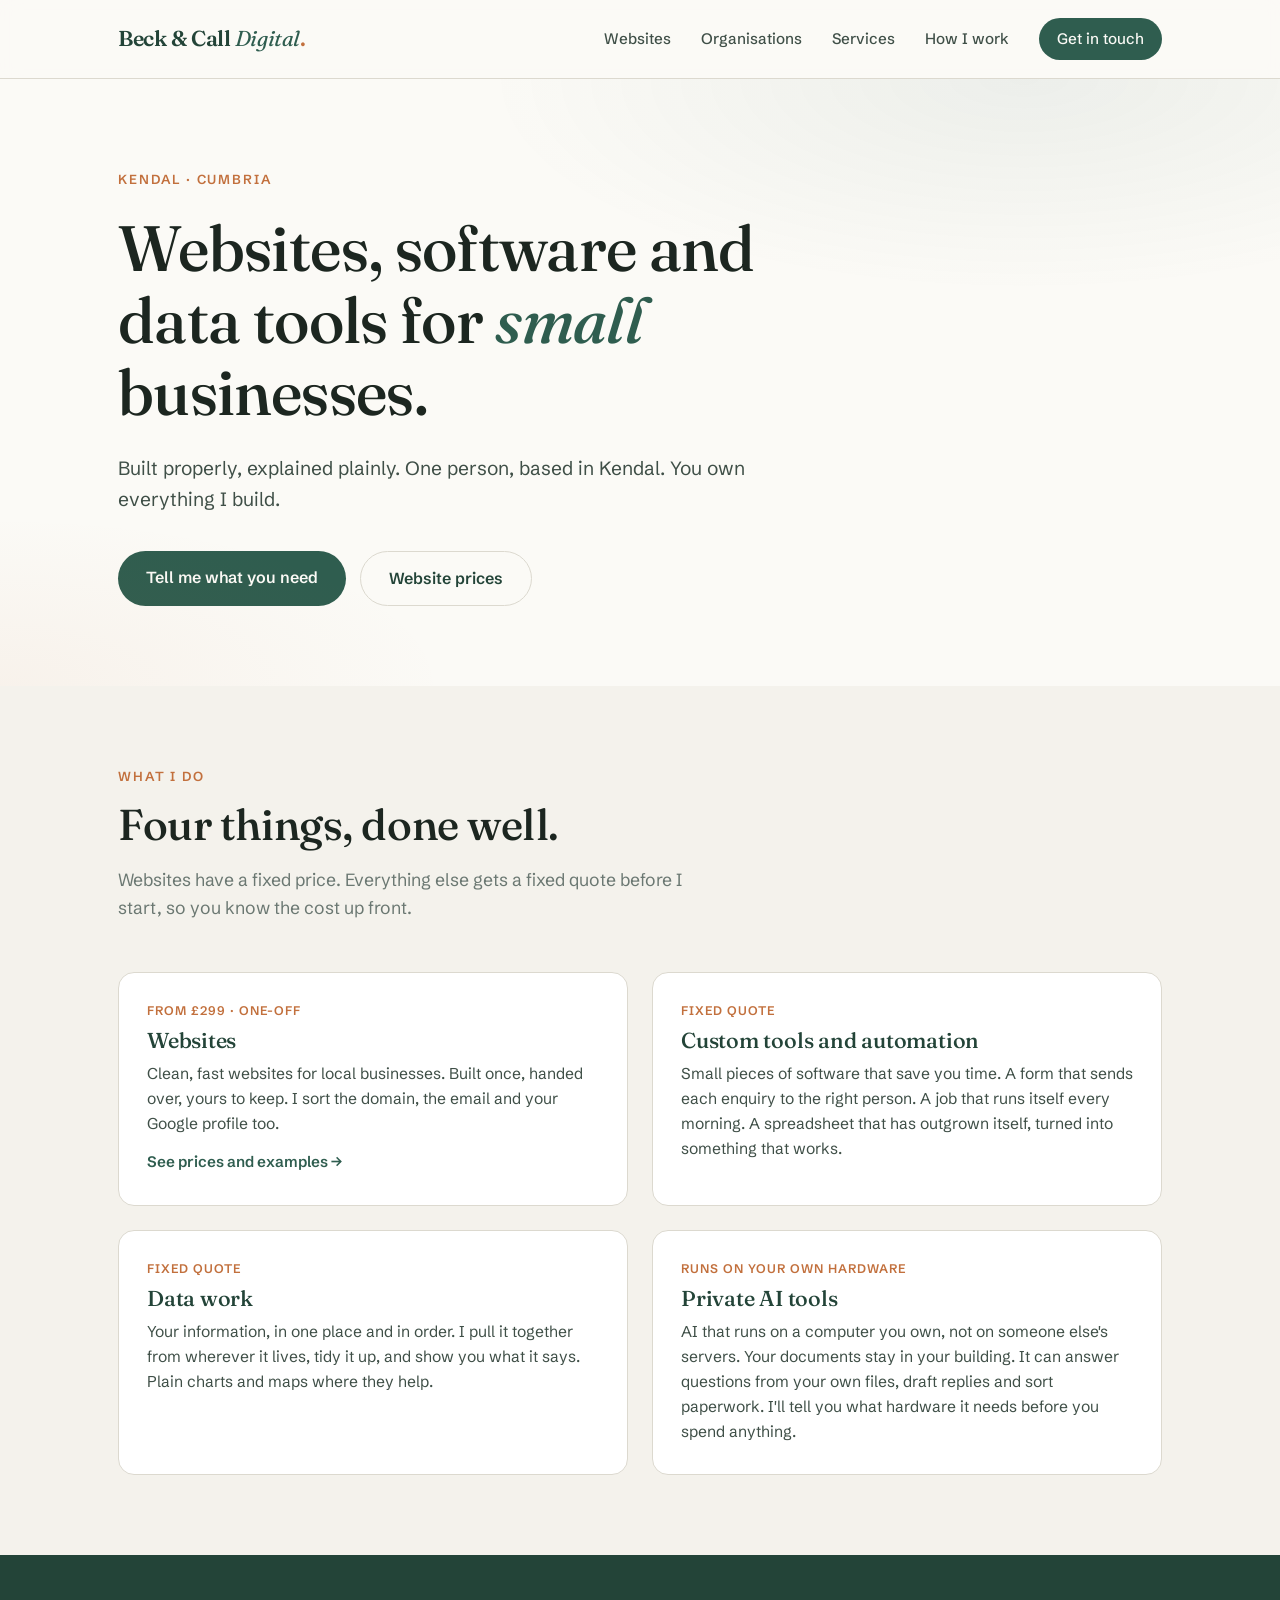
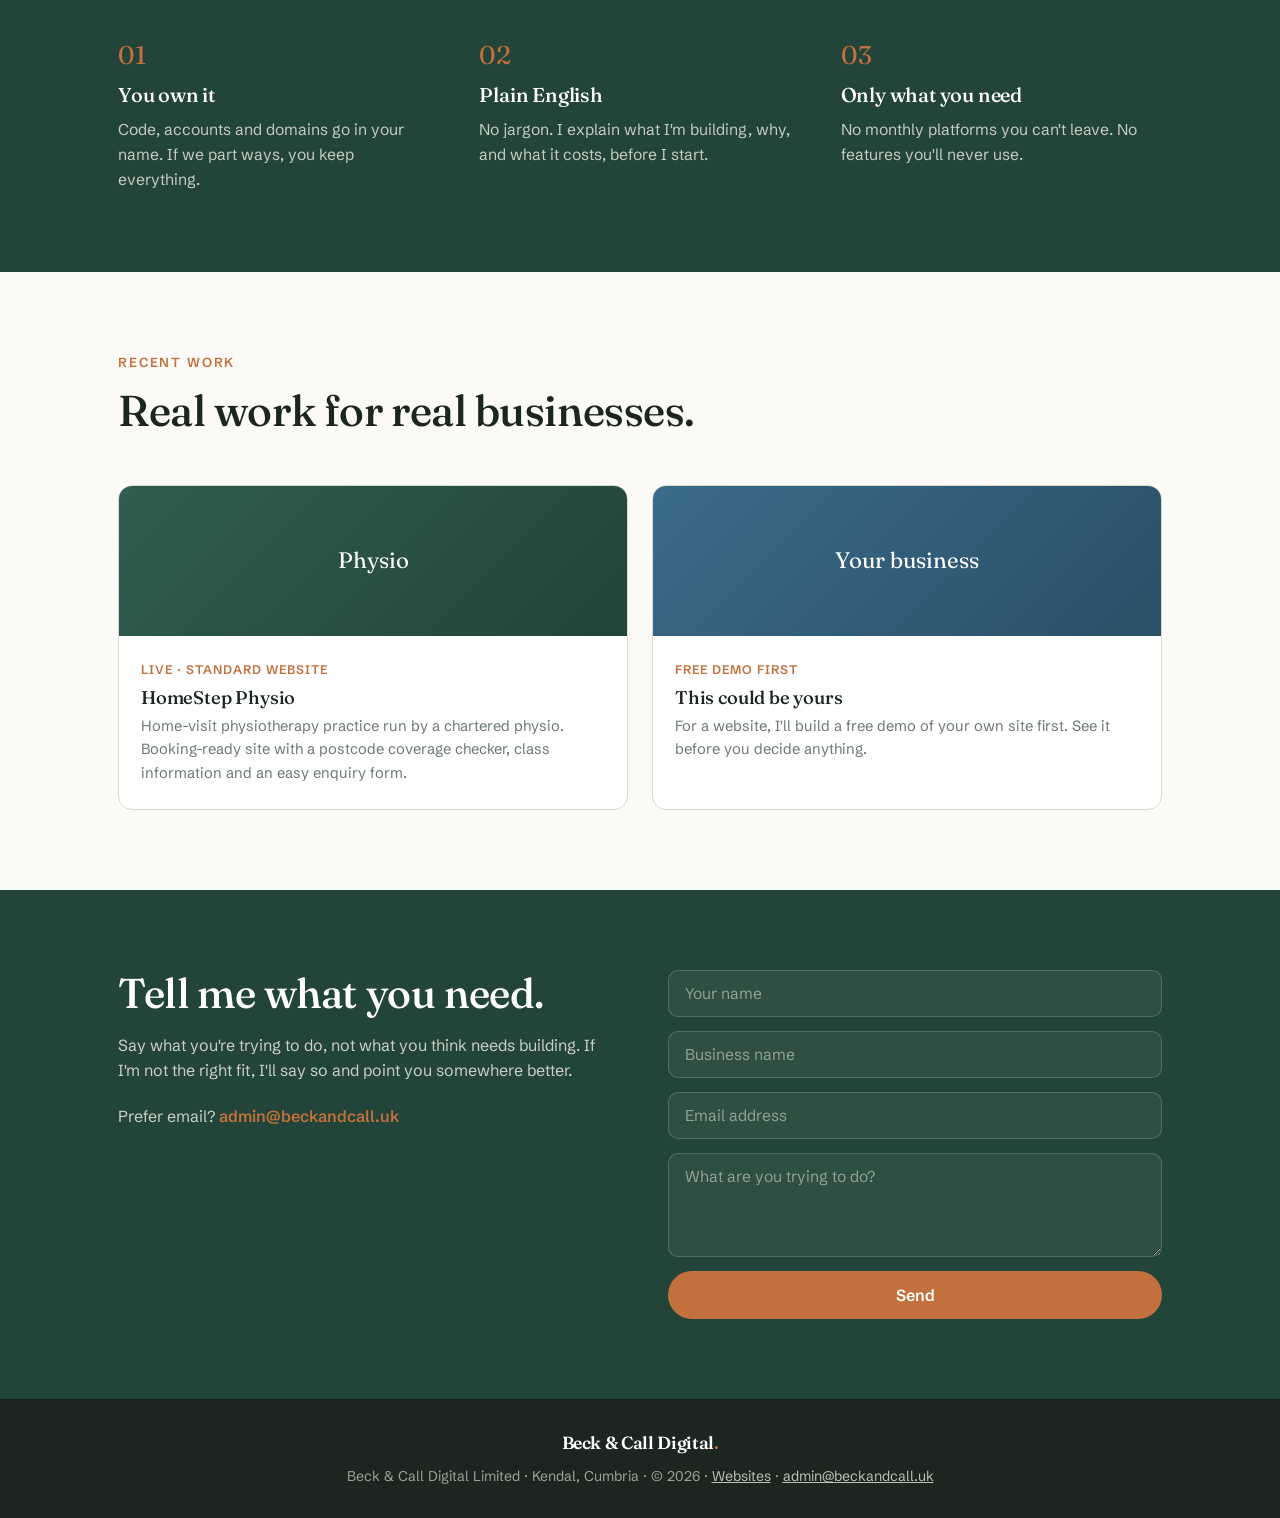
<file: index.html>
<!DOCTYPE html>
<html lang="en-GB">
<head>
<meta charset="UTF-8">
<meta name="viewport" content="width=device-width, initial-scale=1.0">
<title>Beck &amp; Call Digital — Websites, Software and Data Tools for Small Businesses, Kendal</title>
<meta name="description" content="Websites, custom software, data work and private AI tools for small businesses in Kendal and Cumbria. Built properly, explained plainly. You own everything we build.">
<link rel="canonical" href="https://beckandcall.uk/">

<meta property="og:type" content="website">
<meta property="og:url" content="https://beckandcall.uk/">
<meta property="og:site_name" content="Beck &amp; Call Digital">
<meta property="og:title" content="Beck &amp; Call Digital — Websites, software and data tools for small businesses">
<meta property="og:description" content="Built properly, explained plainly. Websites, custom tools, data work and private AI, from Kendal.">
<meta property="og:locale" content="en_GB">
<meta name="twitter:card" content="summary">

<script type="application/ld+json">
{
  "@context": "https://schema.org",
  "@type": "ProfessionalService",
  "name": "Beck & Call Digital",
  "legalName": "Beck & Call Digital Limited",
  "description": "Websites, custom software, data work and private AI tools for small businesses. Built properly, explained plainly.",
  "url": "https://beckandcall.uk/",
  "email": "admin@beckandcall.uk",
  "priceRange": "£299-£799+",
  "address": {
    "@type": "PostalAddress",
    "addressLocality": "Kendal",
    "addressRegion": "Cumbria",
    "addressCountry": "GB"
  },
  "areaServed": ["Kendal", "South Lakeland", "Cumbria"],
  "serviceType": ["Web design", "Small business websites", "Custom software", "Automation", "Data work", "Private AI tools"]
}
</script>

<link rel="preconnect" href="https://fonts.googleapis.com">
<link rel="preconnect" href="https://fonts.gstatic.com" crossorigin>
<link href="https://fonts.googleapis.com/css2?family=Fraunces:opsz,wght@9..144,400;9..144,500;9..144,600&family=Schibsted+Grotesk:wght@400;500;600&display=swap" rel="stylesheet">
<link rel="stylesheet" href="assets/site.css">
</head>
<body>

<nav>
  <div class="nav-inner">
    <a class="logo" href="/">Beck &amp; Call <span class="logo-sub">Digital</span><span>.</span></a>
    <div class="nav-links">
      <a href="/websites">Websites</a>
      <a href="/organisations">Organisations</a>
      <a href="#services">Services</a>
      <a href="#how">How I work</a>
      <a href="#contact" class="nav-cta">Get in touch</a>
    </div>
  </div>
</nav>

<header class="hero">
  <div class="wrap">
    <div class="eyebrow">Kendal · Cumbria</div>
    <h1>Websites, software and data tools for <em>small</em> businesses.</h1>
    <p>Built properly, explained plainly. One person, based in Kendal. You own everything I build.</p>
    <div class="btn-row">
      <a href="#contact" class="btn btn-primary">Tell me what you need</a>
      <a href="/websites" class="btn btn-ghost">Website prices</a>
    </div>
  </div>
</header>

<section id="services" class="examples">
  <div class="wrap">
    <div class="section-head">
      <div class="eyebrow">What I do</div>
      <h2>Four things, done well.</h2>
      <p>Websites have a fixed price. Everything else gets a fixed quote before I start, so you know the cost up front.</p>
    </div>
    <div class="svc-grid">
      <a href="/websites" class="svc">
        <span class="tag">From £299 · one-off</span>
        <h3>Websites</h3>
        <p>Clean, fast websites for local businesses. Built once, handed over, yours to keep. I sort the domain, the email and your Google profile too.</p>
        <span class="svc-link">See prices and examples →</span>
      </a>
      <div class="svc">
        <span class="tag">Fixed quote</span>
        <h3>Custom tools and automation</h3>
        <p>Small pieces of software that save you time. A form that sends each enquiry to the right person. A job that runs itself every morning. A spreadsheet that has outgrown itself, turned into something that works.</p>
      </div>
      <div class="svc">
        <span class="tag">Fixed quote</span>
        <h3>Data work</h3>
        <p>Your information, in one place and in order. I pull it together from wherever it lives, tidy it up, and show you what it says. Plain charts and maps where they help.</p>
      </div>
      <div class="svc">
        <span class="tag">Runs on your own hardware</span>
        <h3>Private AI tools</h3>
        <p>AI that runs on a computer you own, not on someone else's servers. Your documents stay in your building. It can answer questions from your own files, draft replies and sort paperwork. I'll tell you what hardware it needs before you spend anything.</p>
      </div>
    </div>
  </div>
</section>

<section id="how" class="pitch">
  <div class="wrap">
    <div class="grid">
      <div>
        <span class="num">01</span>
        <h3>You own it</h3>
        <p>Code, accounts and domains go in your name. If we part ways, you keep everything.</p>
      </div>
      <div>
        <span class="num">02</span>
        <h3>Plain English</h3>
        <p>No jargon. I explain what I'm building, why, and what it costs, before I start.</p>
      </div>
      <div>
        <span class="num">03</span>
        <h3>Only what you need</h3>
        <p>No monthly platforms you can't leave. No features you'll never use.</p>
      </div>
    </div>
  </div>
</section>

<section id="work">
  <div class="wrap">
    <div class="section-head">
      <div class="eyebrow">Recent work</div>
      <h2>Real work for real businesses.</h2>
    </div>
    <div class="ex-grid two">
      <a href="https://homestepphysio.co.uk" class="ex" target="_blank" rel="noopener">
        <div class="thumb">Physio</div>
        <div class="body">
          <span class="tag">Live · Standard website</span>
          <h3>HomeStep Physio</h3>
          <p>Home-visit physiotherapy practice run by a chartered physio. Booking-ready site with a postcode coverage checker, class information and an easy enquiry form.</p>
        </div>
      </a>
      <a href="#contact" class="ex">
        <div class="thumb">Your business</div>
        <div class="body">
          <span class="tag">Free demo first</span>
          <h3>This could be yours</h3>
          <p>For a website, I'll build a free demo of your own site first. See it before you decide anything.</p>
        </div>
      </a>
    </div>
  </div>
</section>

<section id="contact" class="contact">
  <div class="wrap">
    <div class="contact-inner">
      <div>
        <h2>Tell me what you need.</h2>
        <p>Say what you're trying to do, not what you think needs building. If I'm not the right fit, I'll say so and point you somewhere better.</p>
        <p>Prefer email? <a href="mailto:admin@beckandcall.uk" class="mail">admin@beckandcall.uk</a></p>
      </div>
      <form action="https://formspree.io/f/mjgzqvgj" method="POST">
        <input type="text" name="name" placeholder="Your name" required>
        <input type="text" name="business" placeholder="Business name" required>
        <input type="email" name="email" placeholder="Email address" required>
        <textarea name="message" rows="4" placeholder="What are you trying to do?" required></textarea>
        <button type="submit">Send</button>
      </form>
    </div>
  </div>
</section>

<footer>
  <span class="logo">Beck &amp; Call Digital<span style="color:var(--accent)">.</span></span>
  Beck &amp; Call Digital Limited · Kendal, Cumbria · © 2026 ·
  <a href="/websites">Websites</a> ·
  <a href="mailto:admin@beckandcall.uk">admin@beckandcall.uk</a>
</footer>

</body>
</html>
</file>
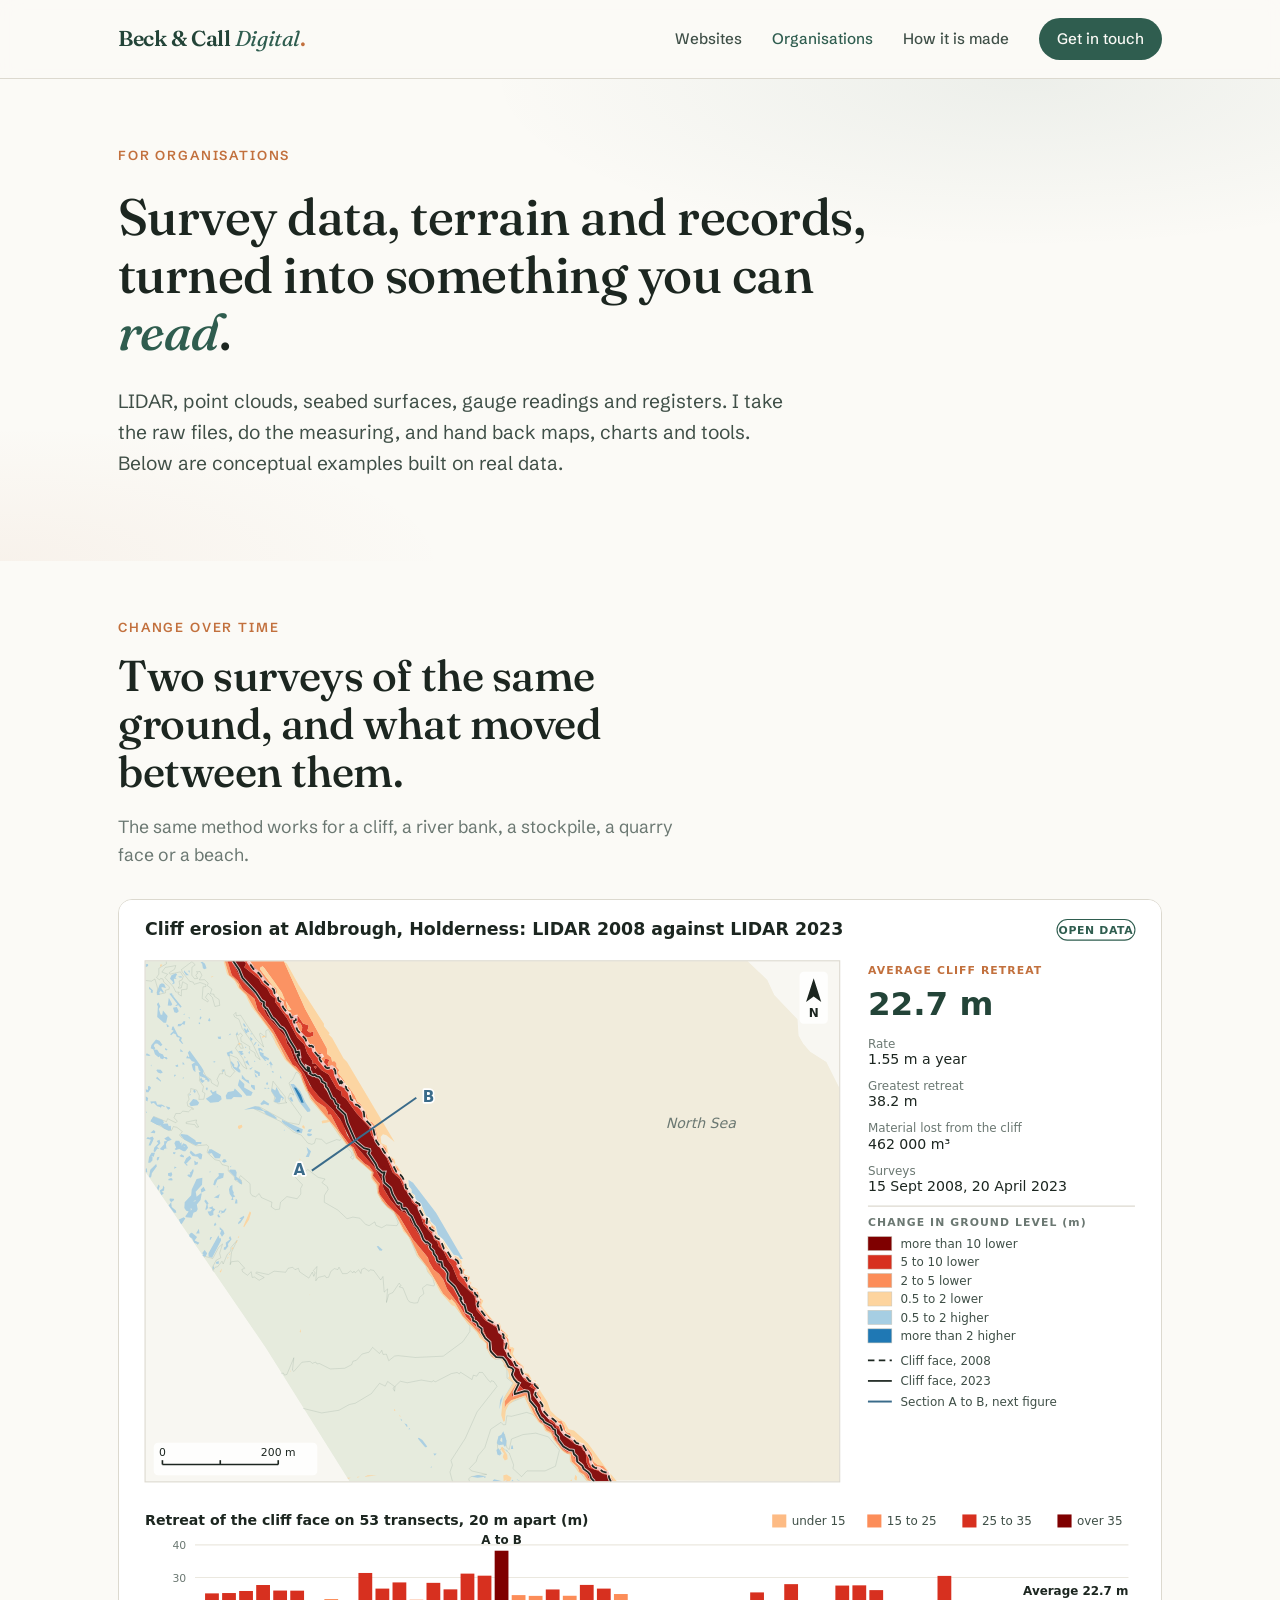
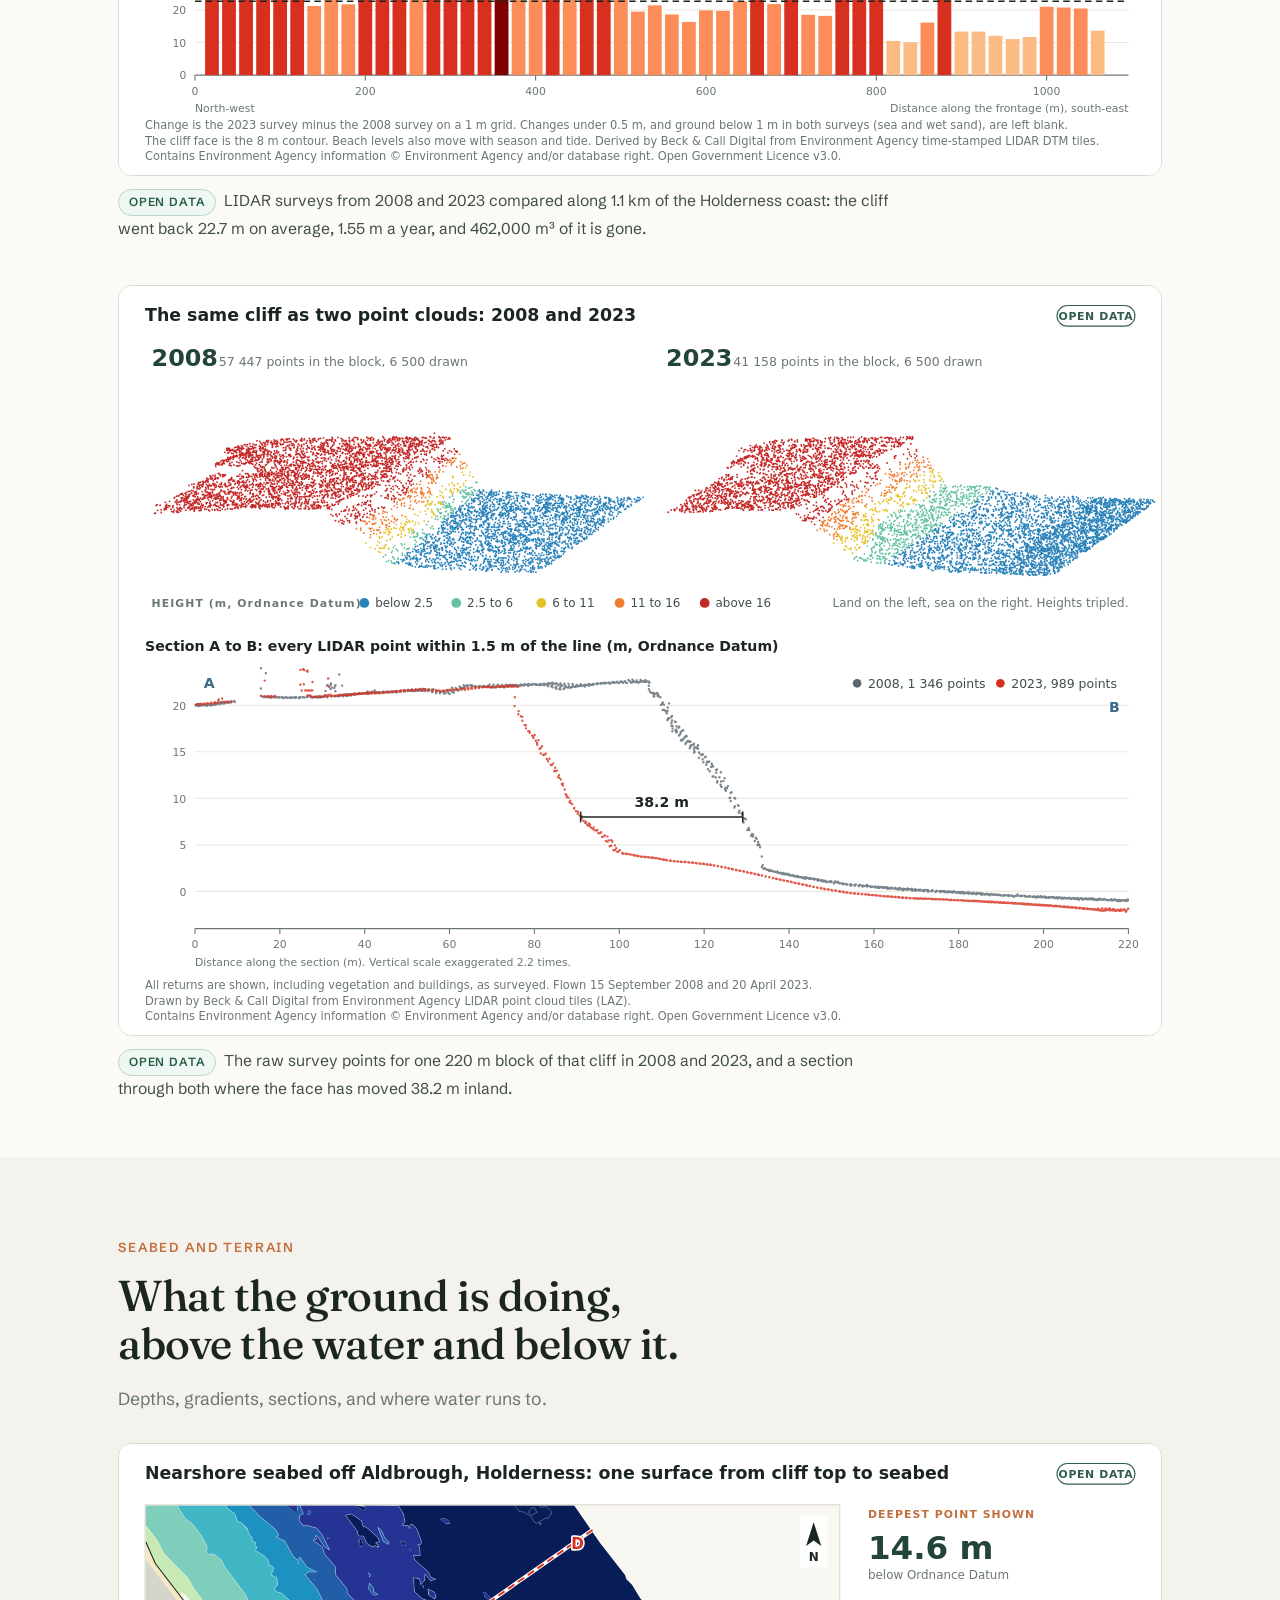
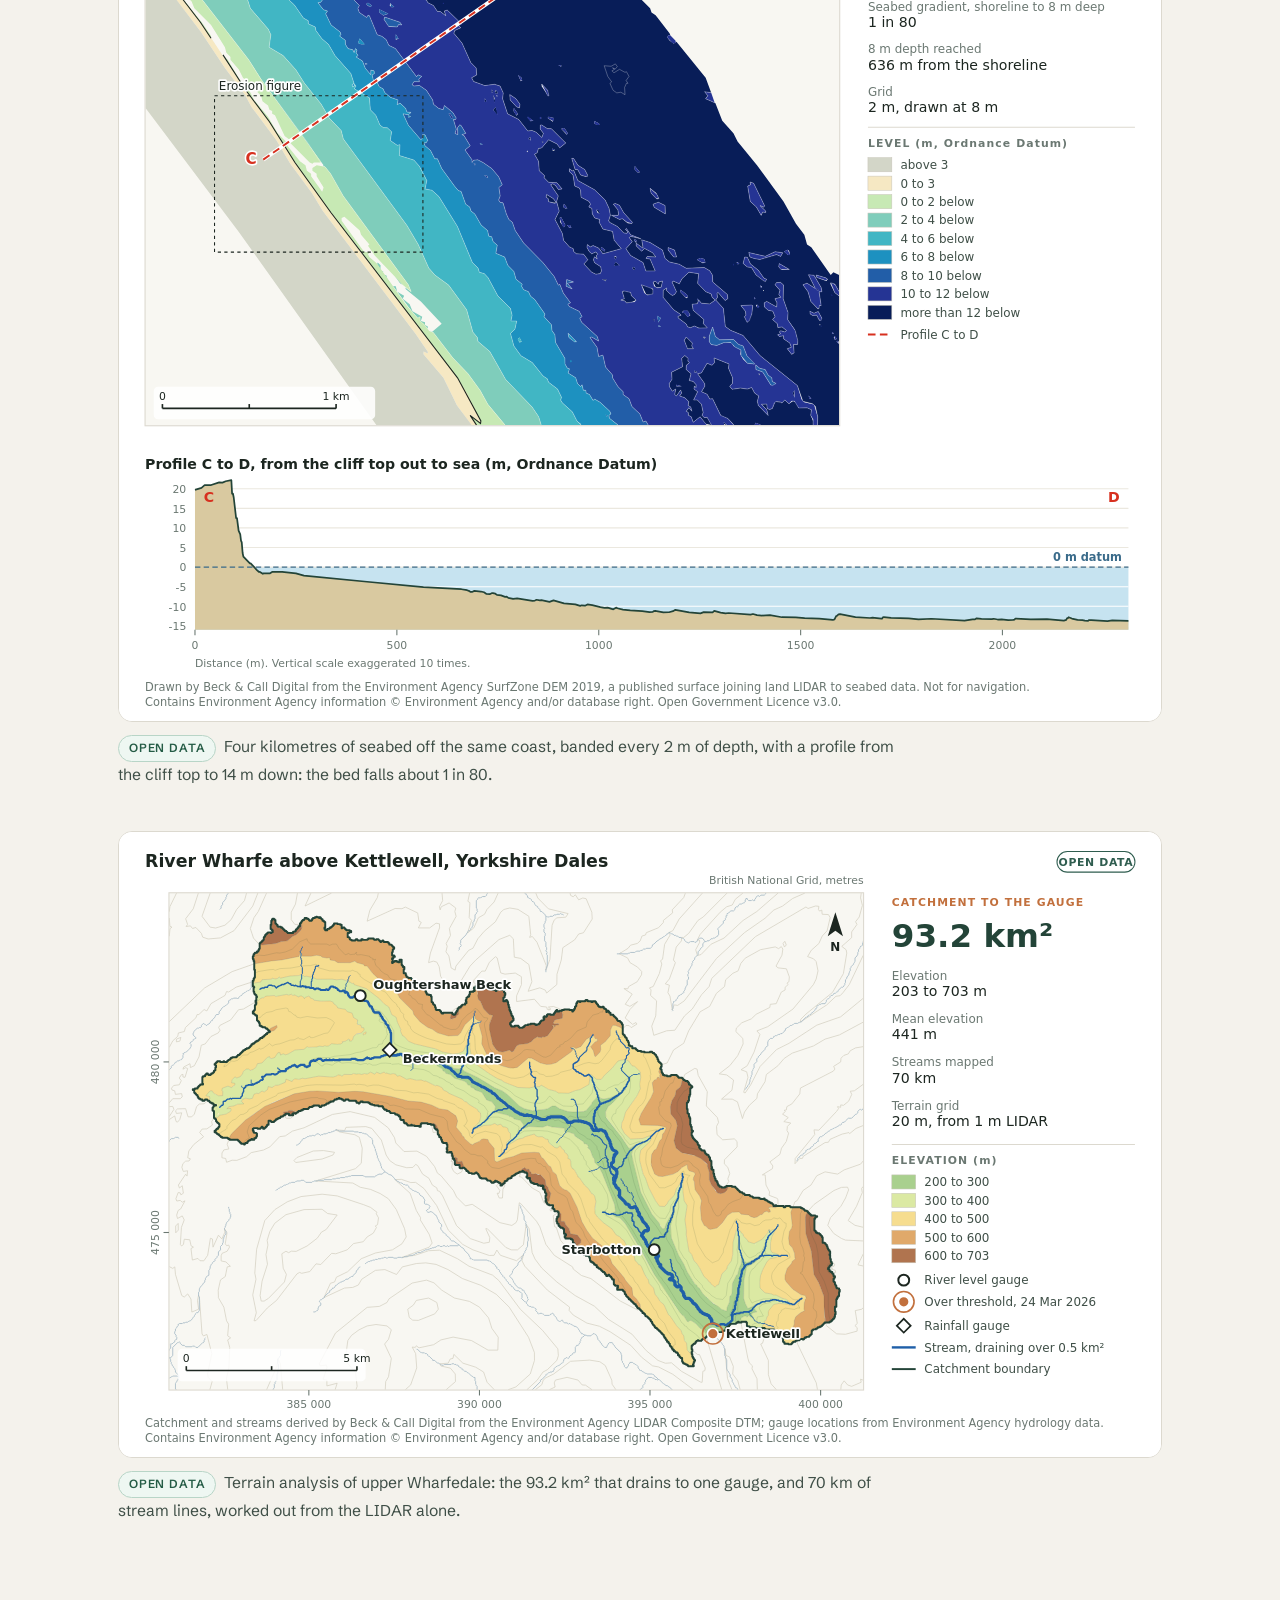
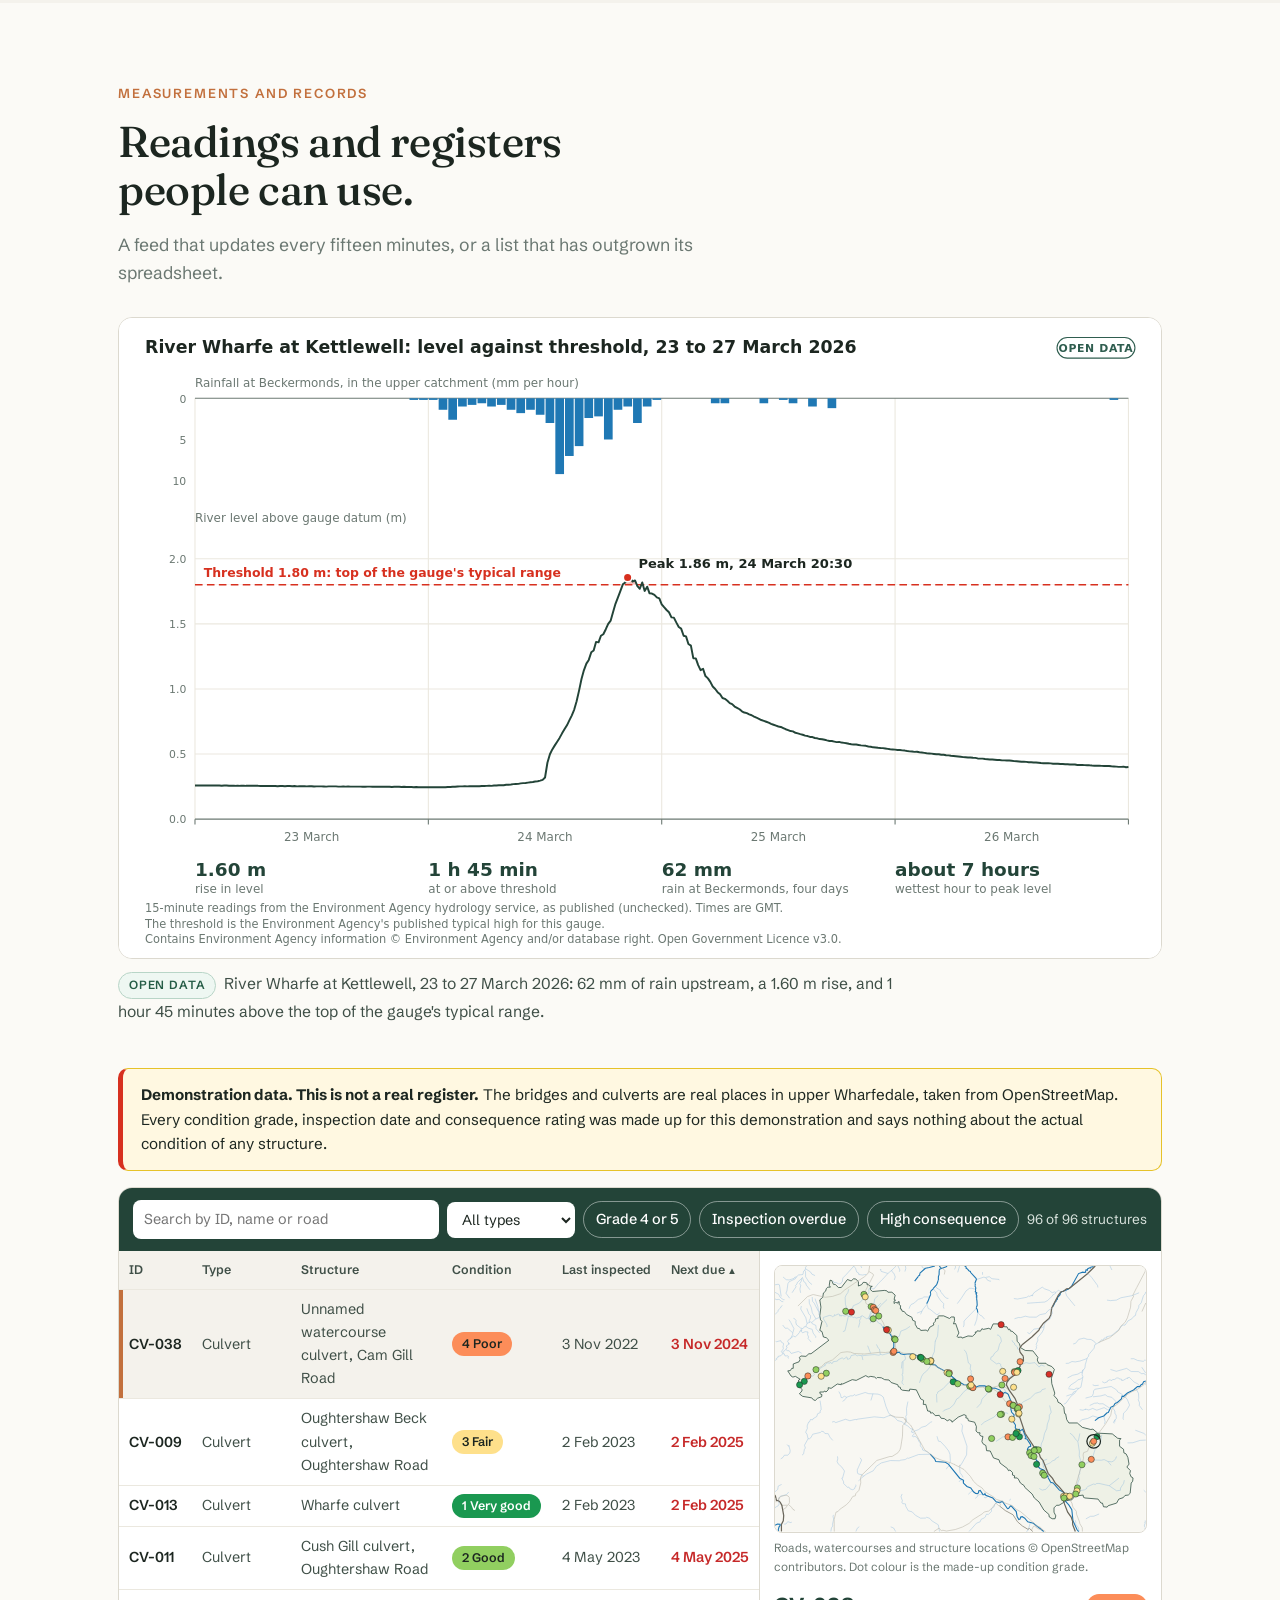
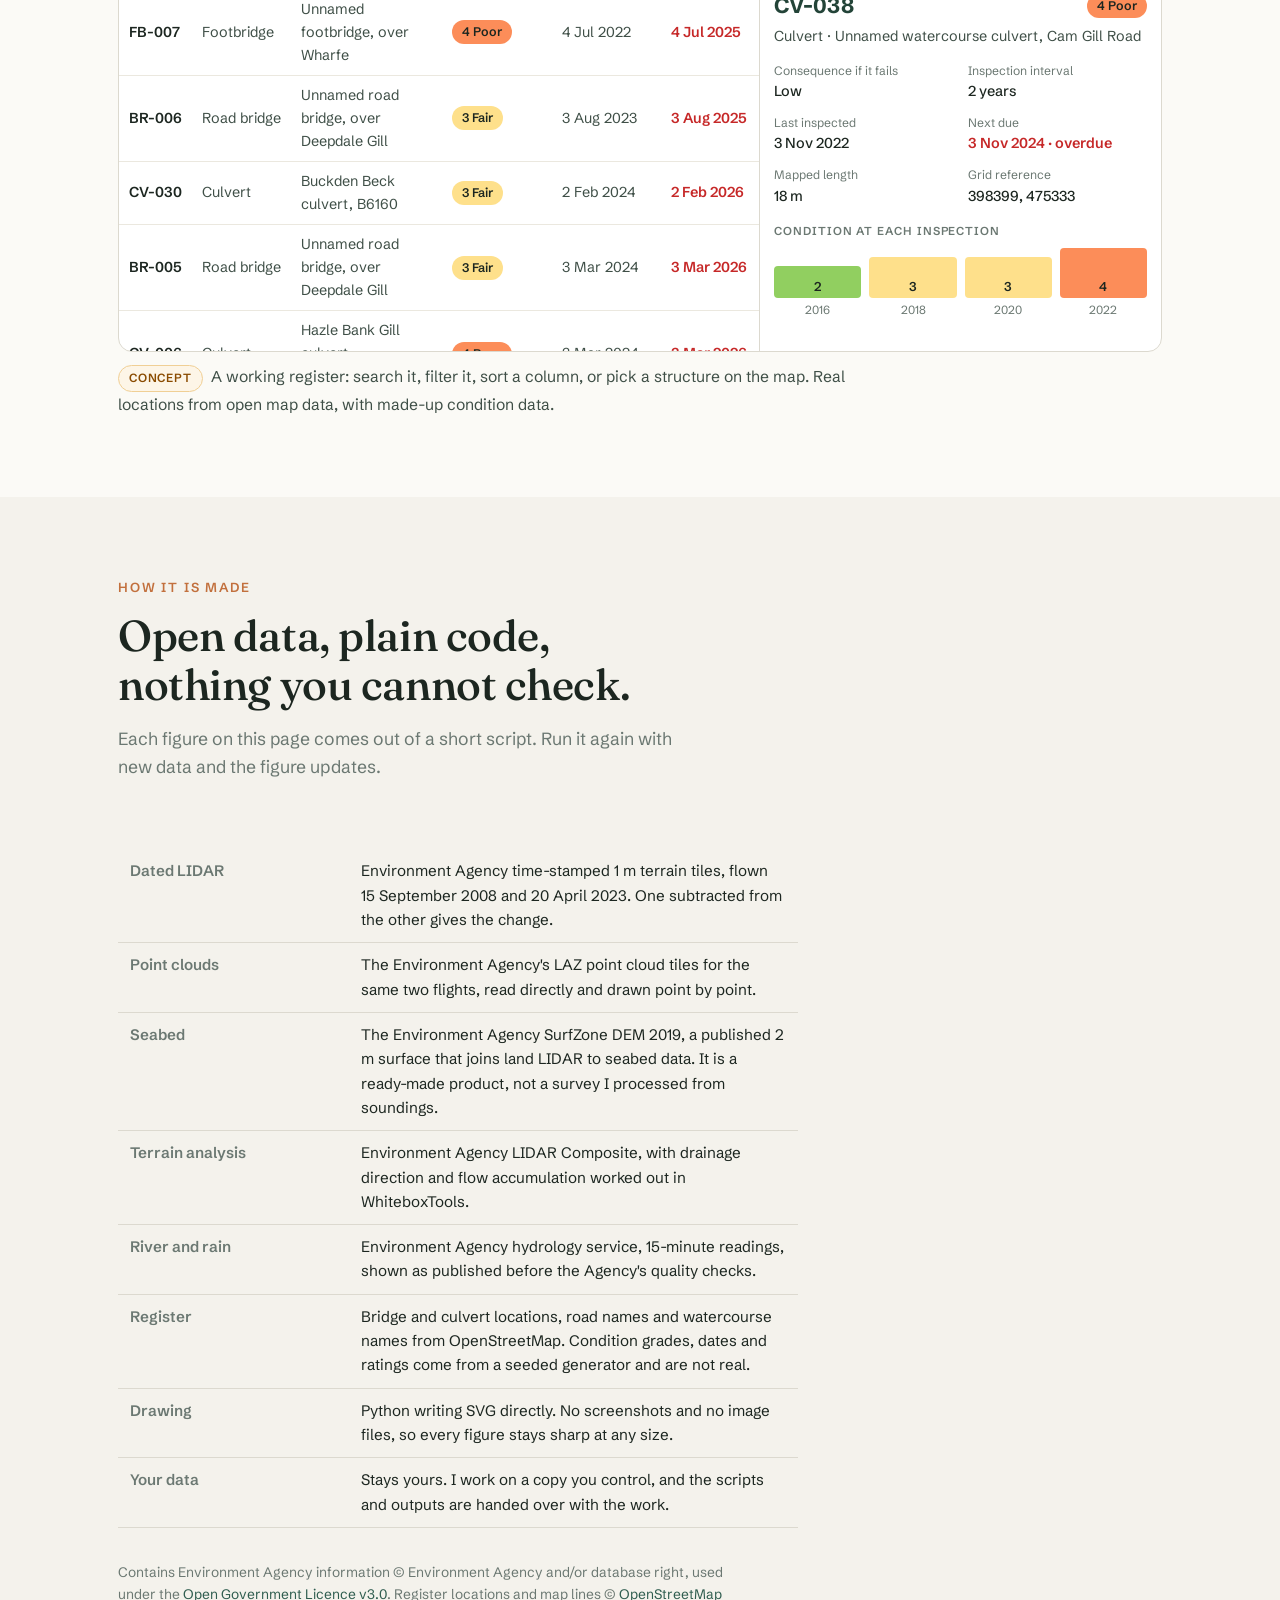
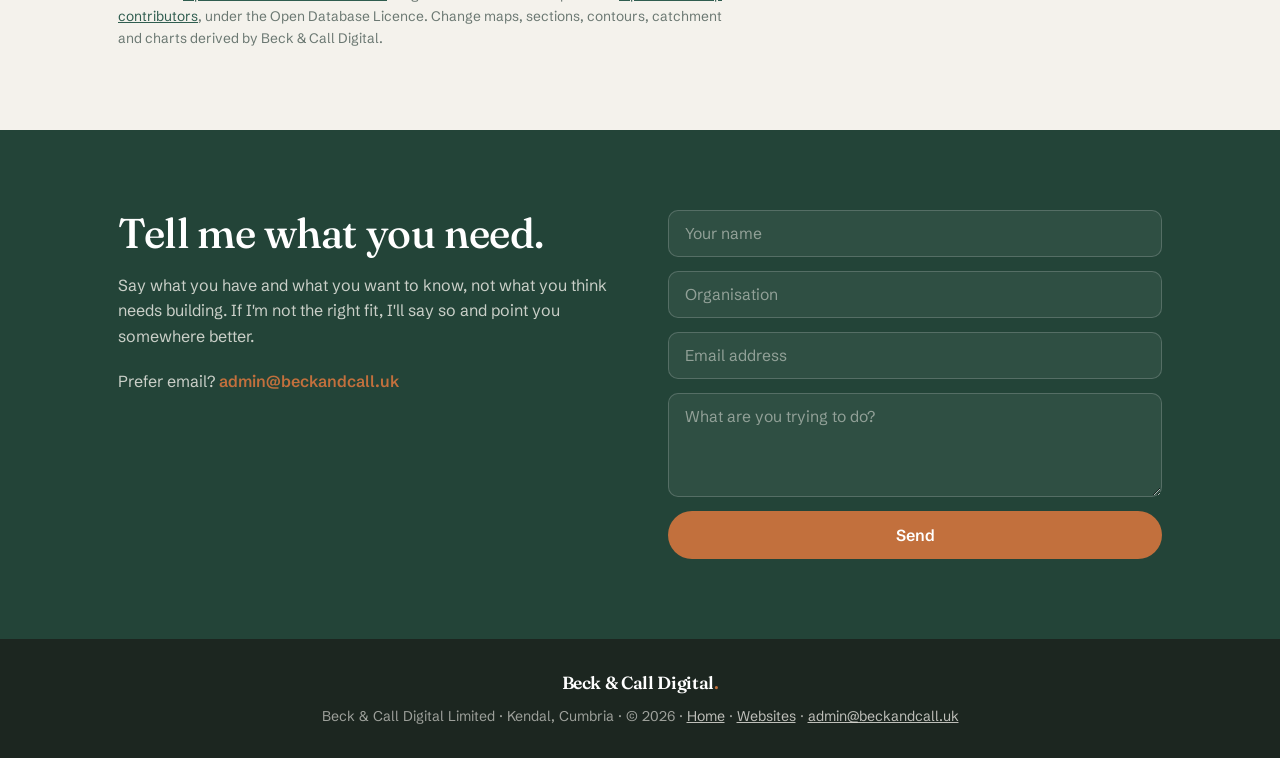
<file: organisations.html>
<!DOCTYPE html>
<html lang="en-GB">
<head>
<meta charset="UTF-8">
<meta name="viewport" content="width=device-width, initial-scale=1.0">
<title>For Organisations — Survey Data, Terrain and Maps | Beck &amp; Call Digital</title>
<meta name="description" content="LIDAR change detection, point clouds, seabed and terrain analysis, time series and registers, built in code. Examples you can inspect, each labelled as open data or concept.">
<link rel="canonical" href="https://beckandcall.uk/organisations">

<meta property="og:type" content="website">
<meta property="og:url" content="https://beckandcall.uk/organisations">
<meta property="og:site_name" content="Beck &amp; Call Digital">
<meta property="og:title" content="For Organisations — Survey Data, Terrain and Maps | Beck &amp; Call Digital">
<meta property="og:description" content="LIDAR change detection, point clouds, seabed and terrain analysis, time series and registers, built in code.">
<meta property="og:locale" content="en_GB">
<meta name="twitter:card" content="summary">

<link rel="preconnect" href="https://fonts.googleapis.com">
<link rel="preconnect" href="https://fonts.gstatic.com" crossorigin>
<link href="https://fonts.googleapis.com/css2?family=Fraunces:opsz,wght@9..144,400;9..144,500;9..144,600&family=Schibsted+Grotesk:wght@400;500;600&display=swap" rel="stylesheet">
<link rel="stylesheet" href="assets/site.css">
</head>
<body>

<nav>
  <div class="nav-inner">
    <a class="logo" href="/">Beck &amp; Call <span class="logo-sub">Digital</span><span>.</span></a>
    <div class="nav-links">
      <a href="/websites">Websites</a>
      <a href="/organisations" aria-current="page">Organisations</a>
      <a href="#how">How it is made</a>
      <a href="#contact" class="nav-cta">Get in touch</a>
    </div>
  </div>
</nav>

<header class="hero short">
  <div class="wrap">
    <div class="eyebrow">For organisations</div>
    <h1>Survey data, terrain and records, turned into something you can <em>read</em>.</h1>
    <p class="lede">LIDAR, point clouds, seabed surfaces, gauge readings and registers. I take the raw files, do the measuring, and hand back maps, charts and tools. Below are conceptual examples built on real data.</p>
  </div>
</header>

<section class="tight figs">
  <div class="wrap">
    <div class="section-head">
      <div class="eyebrow">Change over time</div>
      <h2>Two surveys of the same ground, and what moved between them.</h2>
      <p>The same method works for a cliff, a river bank, a stockpile, a quarry face or a beach.</p>
    </div>

    <figure class="fig">
      <div class="fig-scroll">
        <a href="assets/org/cliff-erosion.svg"><img src="assets/org/cliff-erosion.svg" width="960" height="806" alt="Map of ground level change between LIDAR surveys in 2008 and 2023 on the Holderness coast at Aldbrough, with a chart of cliff retreat on 53 transects."></a>
      </div>
      <figcaption><span class="status live">Open data</span> LIDAR surveys from 2008 and 2023 compared along 1.1 km of the Holderness coast: the cliff went back 22.7 m on average, 1.55 m a year, and 462,000 m³ of it is gone.</figcaption>
    </figure>

    <figure class="fig">
      <div class="fig-scroll">
        <a href="assets/org/point-clouds.svg"><img src="assets/org/point-clouds.svg" width="960" height="690" loading="lazy" alt="Oblique views of LIDAR point clouds of the same cliff in 2008 and 2023, and a cross-section through both showing the cliff face 38 metres further inland."></a>
      </div>
      <figcaption><span class="status live">Open data</span> The raw survey points for one 220 m block of that cliff in 2008 and 2023, and a section through both where the face has moved 38.2 m inland.</figcaption>
    </figure>
  </div>
</section>

<section class="examples figs">
  <div class="wrap">
    <div class="section-head">
      <div class="eyebrow">Seabed and terrain</div>
      <h2>What the ground is doing, above the water and below it.</h2>
      <p>Depths, gradients, sections, and where water runs to.</p>
    </div>

    <figure class="fig">
      <div class="fig-scroll">
        <a href="assets/org/nearshore-seabed.svg"><img src="assets/org/nearshore-seabed.svg" width="960" height="808" loading="lazy" alt="Depth map of the seabed off Aldbrough in two-metre bands to 14.6 metres below datum, with a profile from the cliff top out to sea."></a>
      </div>
      <figcaption><span class="status live">Open data</span> Four kilometres of seabed off the same coast, banded every 2 m of depth, with a profile from the cliff top to 14 m down: the bed falls about 1 in 80.</figcaption>
    </figure>

    <figure class="fig">
      <div class="fig-scroll">
        <a href="assets/org/catchment-map.svg"><img src="assets/org/catchment-map.svg" width="960" height="576" loading="lazy" alt="Map of the catchment draining to the Kettlewell river level gauge in the Yorkshire Dales, with elevation bands, the derived stream network and four gauges."></a>
      </div>
      <figcaption><span class="status live">Open data</span> Terrain analysis of upper Wharfedale: the 93.2 km² that drains to one gauge, and 70 km of stream lines, worked out from the LIDAR alone.</figcaption>
    </figure>
  </div>
</section>

<section class="figs">
  <div class="wrap">
    <div class="section-head">
      <div class="eyebrow">Measurements and records</div>
      <h2>Readings and registers people can use.</h2>
      <p>A feed that updates every fifteen minutes, or a list that has outgrown its spreadsheet.</p>
    </div>

    <figure class="fig">
      <div class="fig-scroll">
        <a href="assets/org/level-threshold.svg"><img src="assets/org/level-threshold.svg" width="960" height="590" loading="lazy" alt="Chart of river level at the Kettlewell gauge from 23 to 27 March 2026 against the top of its typical range, with hourly rainfall above."></a>
      </div>
      <figcaption><span class="status live">Open data</span> River Wharfe at Kettlewell, 23 to 27 March 2026: 62 mm of rain upstream, a 1.60 m rise, and 1 hour 45 minutes above the top of the gauge&#39;s typical range.</figcaption>
    </figure>

    <div class="reg-warning" role="note">
      <strong>Demonstration data. This is not a real register.</strong> The bridges and culverts are real places in upper Wharfedale, taken from OpenStreetMap. Every condition grade, inspection date and consequence rating was made up for this demonstration and says nothing about the actual condition of any structure.
    </div>
    <figure class="fig">
      <div id="register" class="reg"></div>
      <noscript><p class="reg-empty">The register needs JavaScript. It is a searchable table of 96 bridges and culverts with a map and a record panel.</p></noscript>
      <figcaption><span class="status building">Concept</span> A working register: search it, filter it, sort a column, or pick a structure on the map. Real locations from open map data, with made-up condition data.</figcaption>
    </figure>
  </div>
</section>

<section id="how" class="examples">
  <div class="wrap">
    <div class="section-head">
      <div class="eyebrow">How it is made</div>
      <h2>Open data, plain code, nothing you cannot check.</h2>
      <p>Each figure on this page comes out of a short script. Run it again with new data and the figure updates.</p>
    </div>
    <div class="prose wrap-scroll">
      <table class="spec">
        <tr><th>Dated LIDAR</th><td>Environment Agency time-stamped 1 m terrain tiles, flown 15 September 2008 and 20 April 2023. One subtracted from the other gives the change.</td></tr>
        <tr><th>Point clouds</th><td>The Environment Agency's LAZ point cloud tiles for the same two flights, read directly and drawn point by point.</td></tr>
        <tr><th>Seabed</th><td>The Environment Agency SurfZone DEM 2019, a published 2 m surface that joins land LIDAR to seabed data. It is a ready-made product, not a survey I processed from soundings.</td></tr>
        <tr><th>Terrain analysis</th><td>Environment Agency LIDAR Composite, with drainage direction and flow accumulation worked out in WhiteboxTools.</td></tr>
        <tr><th>River and rain</th><td>Environment Agency hydrology service, 15-minute readings, shown as published before the Agency's quality checks.</td></tr>
        <tr><th>Register</th><td>Bridge and culvert locations, road names and watercourse names from OpenStreetMap. Condition grades, dates and ratings come from a seeded generator and are not real.</td></tr>
        <tr><th>Drawing</th><td>Python writing SVG directly. No screenshots and no image files, so every figure stays sharp at any size.</td></tr>
        <tr><th>Your data</th><td>Stays yours. I work on a copy you control, and the scripts and outputs are handed over with the work.</td></tr>
      </table>
    </div>
    <p class="credit">Contains Environment Agency information © Environment Agency and/or database right, used under the <a href="https://www.nationalarchives.gov.uk/doc/open-government-licence/version/3/">Open Government Licence v3.0</a>. Register locations and map lines © <a href="https://www.openstreetmap.org/copyright">OpenStreetMap contributors</a>, under the Open Database Licence. Change maps, sections, contours, catchment and charts derived by Beck &amp; Call Digital.</p>
  </div>
</section>

<section id="contact" class="contact">
  <div class="wrap">
    <div class="contact-inner">
      <div>
        <h2>Tell me what you need.</h2>
        <p>Say what you have and what you want to know, not what you think needs building. If I'm not the right fit, I'll say so and point you somewhere better.</p>
        <p>Prefer email? <a href="mailto:admin@beckandcall.uk" class="mail">admin@beckandcall.uk</a></p>
      </div>
      <form action="https://formspree.io/f/mjgzqvgj" method="POST">
        <input type="text" name="name" placeholder="Your name" required>
        <input type="text" name="business" placeholder="Organisation" required>
        <input type="email" name="email" placeholder="Email address" required>
        <textarea name="message" rows="4" placeholder="What are you trying to do?" required></textarea>
        <button type="submit">Send</button>
      </form>
    </div>
  </div>
</section>

<footer>
  <span class="logo">Beck &amp; Call Digital<span style="color:var(--accent)">.</span></span>
  Beck &amp; Call Digital Limited · Kendal, Cumbria · © 2026 ·
  <a href="/">Home</a> ·
  <a href="/websites">Websites</a> ·
  <a href="mailto:admin@beckandcall.uk">admin@beckandcall.uk</a>
</footer>

<script src="assets/org/register-data.js" defer></script>
<script src="assets/org/register.js" defer></script>
</body>
</html>
</file>
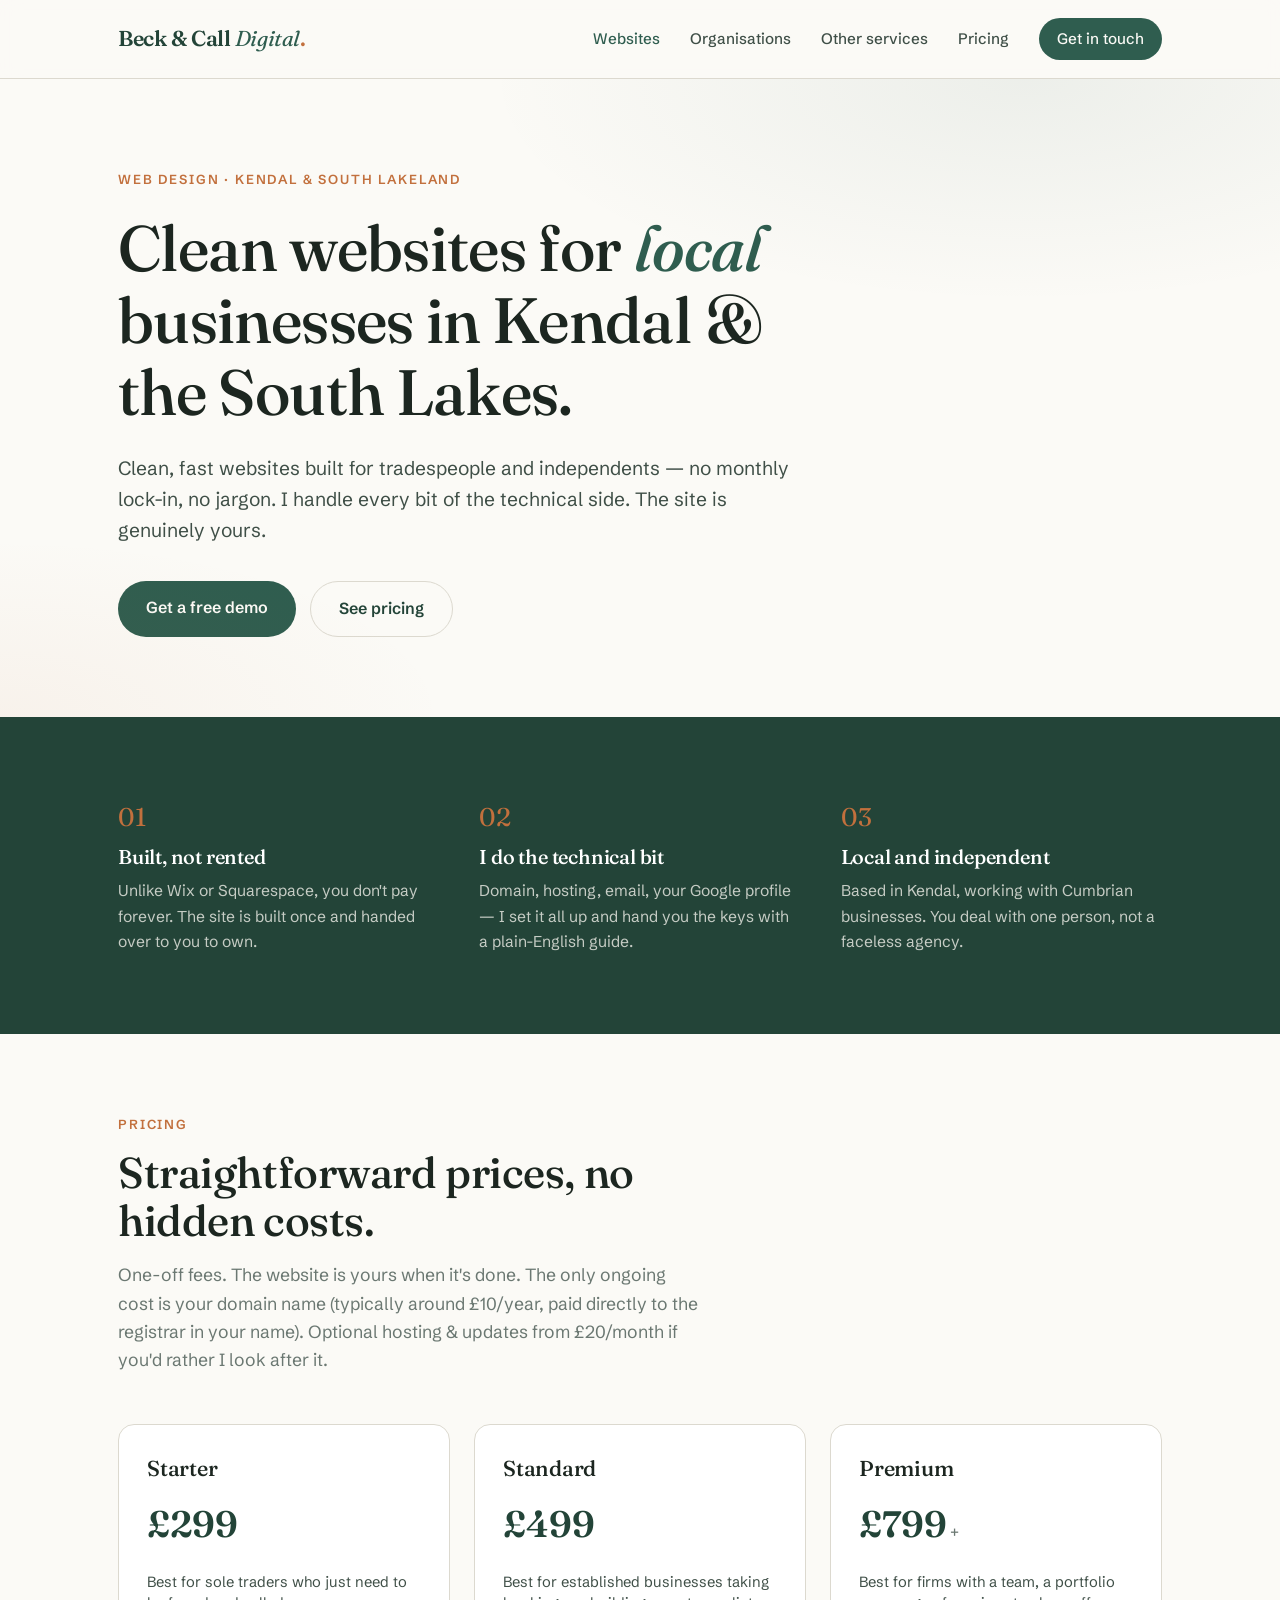
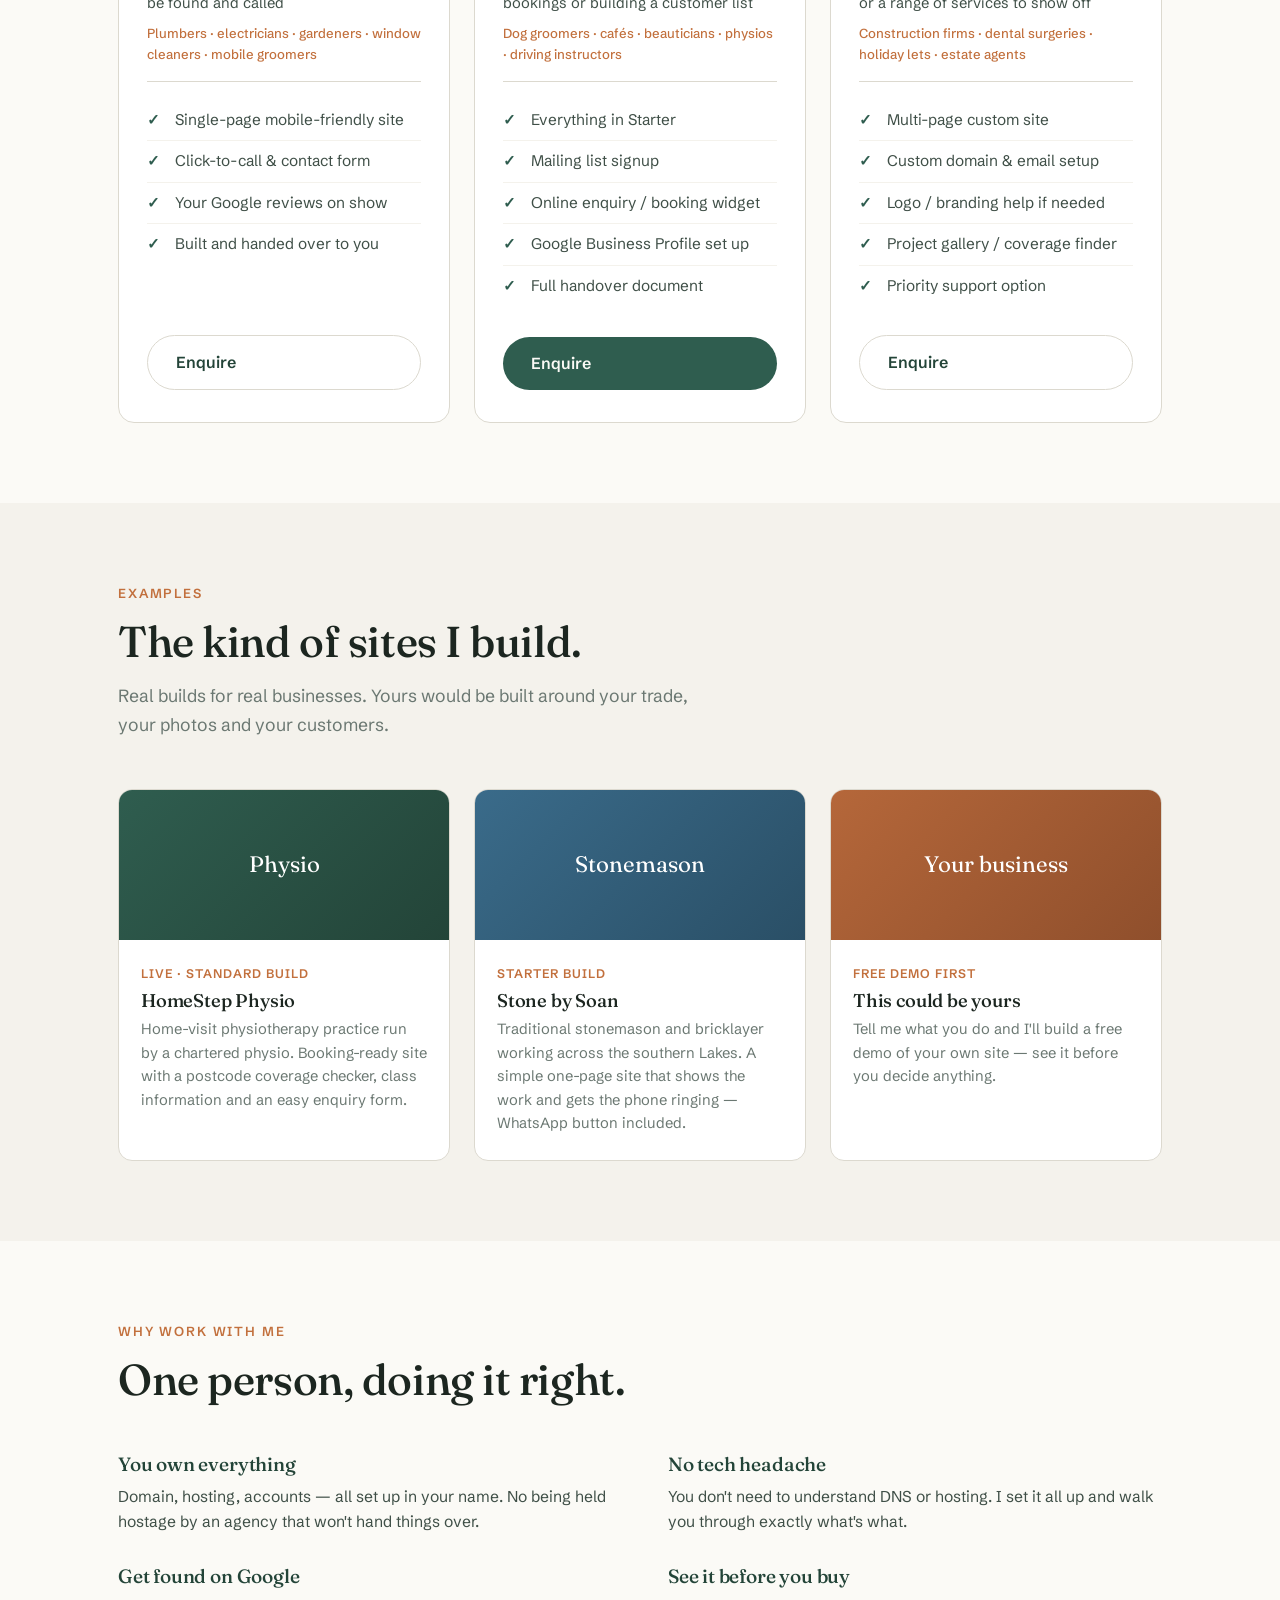
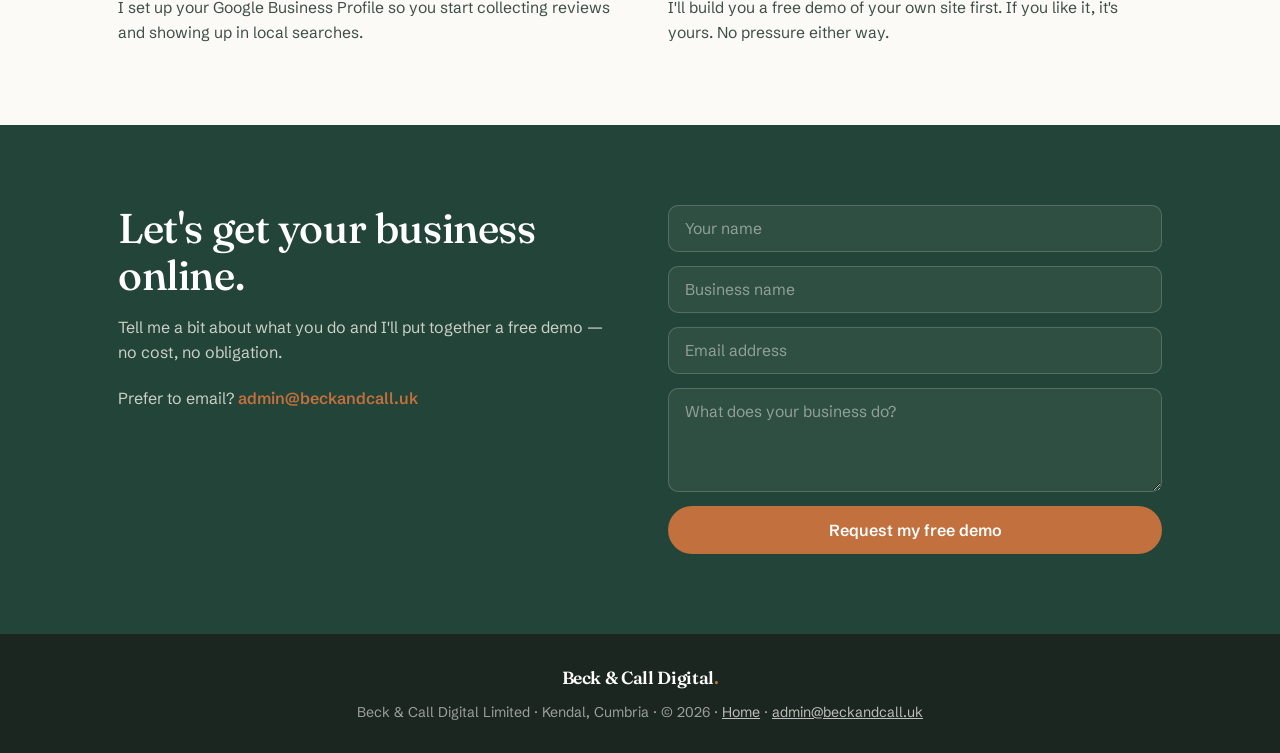
<file: websites.html>
<!DOCTYPE html>
<html lang="en-GB">
<head>
<meta charset="UTF-8">
<meta name="viewport" content="width=device-width, initial-scale=1.0">
<title>Web Designer in Kendal — Small Business Websites | Beck &amp; Call Digital</title>
<meta name="description" content="Independent web designer in Kendal building clean, fast websites for small businesses across South Lakeland and Cumbria. One-off prices from £299, no monthly lock-in — the site is yours to keep.">
<link rel="canonical" href="https://beckandcall.uk/websites">

<meta property="og:type" content="website">
<meta property="og:url" content="https://beckandcall.uk/websites">
<meta property="og:site_name" content="Beck &amp; Call Digital">
<meta property="og:title" content="Web Designer in Kendal — Small Business Websites | Beck &amp; Call Digital">
<meta property="og:description" content="Clean, fast websites for small businesses across Kendal, South Lakeland and Cumbria. One-off prices, no monthly lock-in — the site is yours to keep.">
<meta property="og:locale" content="en_GB">
<meta name="twitter:card" content="summary">

<script type="application/ld+json">
{
  "@context": "https://schema.org",
  "@type": "Service",
  "serviceType": "Web design for small businesses",
  "provider": {
    "@type": "ProfessionalService",
    "name": "Beck & Call Digital",
    "legalName": "Beck & Call Digital Limited",
    "url": "https://beckandcall.uk/",
    "email": "admin@beckandcall.uk",
    "address": {
      "@type": "PostalAddress",
      "addressLocality": "Kendal",
      "addressRegion": "Cumbria",
      "addressCountry": "GB"
    }
  },
  "areaServed": ["Kendal", "South Lakeland", "Cumbria"],
  "offers": [
    { "@type": "Offer", "name": "Starter", "price": "299", "priceCurrency": "GBP" },
    { "@type": "Offer", "name": "Standard", "price": "499", "priceCurrency": "GBP" },
    { "@type": "Offer", "name": "Premium", "price": "799", "priceCurrency": "GBP" }
  ]
}
</script>

<link rel="preconnect" href="https://fonts.googleapis.com">
<link rel="preconnect" href="https://fonts.gstatic.com" crossorigin>
<link href="https://fonts.googleapis.com/css2?family=Fraunces:opsz,wght@9..144,400;9..144,500;9..144,600&family=Schibsted+Grotesk:wght@400;500;600&display=swap" rel="stylesheet">
<link rel="stylesheet" href="assets/site.css">
</head>
<body>

<nav>
  <div class="nav-inner">
    <a class="logo" href="/">Beck &amp; Call <span class="logo-sub">Digital</span><span>.</span></a>
    <div class="nav-links">
      <a href="/websites" aria-current="page">Websites</a>
      <a href="/organisations">Organisations</a>
      <a href="/#services">Other services</a>
      <a href="#pricing">Pricing</a>
      <a href="#contact" class="nav-cta">Get in touch</a>
    </div>
  </div>
</nav>

<header class="hero">
  <div class="wrap">
    <div class="eyebrow">Web design · Kendal &amp; South Lakeland</div>
    <h1>Clean websites for <em>local</em> businesses in Kendal &amp; the South Lakes.</h1>
    <p>Clean, fast websites built for tradespeople and independents — no monthly lock-in, no jargon. I handle every bit of the technical side. The site is genuinely yours.</p>
    <div class="btn-row">
      <a href="#contact" class="btn btn-primary">Get a free demo</a>
      <a href="#pricing" class="btn btn-ghost">See pricing</a>
    </div>
  </div>
</header>

<section class="pitch">
  <div class="wrap">
    <div class="grid">
      <div>
        <span class="num">01</span>
        <h3>Built, not rented</h3>
        <p>Unlike Wix or Squarespace, you don't pay forever. The site is built once and handed over to you to own.</p>
      </div>
      <div>
        <span class="num">02</span>
        <h3>I do the technical bit</h3>
        <p>Domain, hosting, email, your Google profile — I set it all up and hand you the keys with a plain-English guide.</p>
      </div>
      <div>
        <span class="num">03</span>
        <h3>Local and independent</h3>
        <p>Based in Kendal, working with Cumbrian businesses. You deal with one person, not a faceless agency.</p>
      </div>
    </div>
  </div>
</section>

<section id="pricing">
  <div class="wrap">
    <div class="section-head">
      <div class="eyebrow">Pricing</div>
      <h2>Straightforward prices, no hidden costs.</h2>
      <p>One-off fees. The website is yours when it's done. The only ongoing cost is your domain name (typically around £10/year, paid directly to the registrar in your name). Optional hosting &amp; updates from £20/month if you'd rather I look after it.</p>
    </div>
    <div class="tiers">
      <div class="tier">
        <h3>Starter</h3>
        <div class="price">£299</div>
        <div class="best-for">Best for sole traders who just need to be found and called</div>
        <p class="examples-line">Plumbers · electricians · gardeners · window cleaners · mobile groomers</p>
        <ul>
          <li>Single-page mobile-friendly site</li>
          <li>Click-to-call &amp; contact form</li>
          <li>Your Google reviews on show</li>
          <li>Built and handed over to you</li>
        </ul>
        <a href="#contact" class="btn btn-ghost">Enquire</a>
      </div>
      <div class="tier">
        <h3>Standard</h3>
        <div class="price">£499</div>
        <div class="best-for">Best for established businesses taking bookings or building a customer list</div>
        <p class="examples-line">Dog groomers · cafés · beauticians · physios · driving instructors</p>
        <ul>
          <li>Everything in Starter</li>
          <li>Mailing list signup</li>
          <li>Online enquiry / booking widget</li>
          <li>Google Business Profile set up</li>
          <li>Full handover document</li>
        </ul>
        <a href="#contact" class="btn btn-primary">Enquire</a>
      </div>
      <div class="tier">
        <h3>Premium</h3>
        <div class="price">£799<small> +</small></div>
        <div class="best-for">Best for firms with a team, a portfolio or a range of services to show off</div>
        <p class="examples-line">Construction firms · dental surgeries · holiday lets · estate agents</p>
        <ul>
          <li>Multi-page custom site</li>
          <li>Custom domain &amp; email setup</li>
          <li>Logo / branding help if needed</li>
          <li>Project gallery / coverage finder</li>
          <li>Priority support option</li>
        </ul>
        <a href="#contact" class="btn btn-ghost">Enquire</a>
      </div>
    </div>
  </div>
</section>

<section id="work" class="examples">
  <div class="wrap">
    <div class="section-head">
      <div class="eyebrow">Examples</div>
      <h2>The kind of sites I build.</h2>
      <p>Real builds for real businesses. Yours would be built around your trade, your photos and your customers.</p>
    </div>
    <div class="ex-grid">
      <a href="https://homestepphysio.co.uk" class="ex" target="_blank" rel="noopener">
        <div class="thumb">Physio</div>
        <div class="body">
          <span class="tag">Live · Standard build</span>
          <h3>HomeStep Physio</h3>
          <p>Home-visit physiotherapy practice run by a chartered physio. Booking-ready site with a postcode coverage checker, class information and an easy enquiry form.</p>
        </div>
      </a>
      <div class="ex">
        <div class="thumb">Stonemason</div>
        <div class="body">
          <span class="tag">Starter build</span>
          <h3>Stone by Soan</h3>
          <p>Traditional stonemason and bricklayer working across the southern Lakes. A simple one-page site that shows the work and gets the phone ringing — WhatsApp button included.</p>
        </div>
      </div>
      <a href="#contact" class="ex">
        <div class="thumb">Your business</div>
        <div class="body">
          <span class="tag">Free demo first</span>
          <h3>This could be yours</h3>
          <p>Tell me what you do and I'll build a free demo of your own site — see it before you decide anything.</p>
        </div>
      </a>
    </div>
  </div>
</section>

<section id="why">
  <div class="wrap">
    <div class="section-head">
      <div class="eyebrow">Why work with me</div>
      <h2>One person, doing it right.</h2>
    </div>
    <div class="why-grid">
      <div class="why-item">
        <h3>You own everything</h3>
        <p>Domain, hosting, accounts — all set up in your name. No being held hostage by an agency that won't hand things over.</p>
      </div>
      <div class="why-item">
        <h3>No tech headache</h3>
        <p>You don't need to understand DNS or hosting. I set it all up and walk you through exactly what's what.</p>
      </div>
      <div class="why-item">
        <h3>Get found on Google</h3>
        <p>I set up your Google Business Profile so you start collecting reviews and showing up in local searches.</p>
      </div>
      <div class="why-item">
        <h3>See it before you buy</h3>
        <p>I'll build you a free demo of your own site first. If you like it, it's yours. No pressure either way.</p>
      </div>
    </div>
  </div>
</section>

<section id="contact" class="contact">
  <div class="wrap">
    <div class="contact-inner">
      <div>
        <h2>Let's get your business online.</h2>
        <p>Tell me a bit about what you do and I'll put together a free demo — no cost, no obligation.</p>
        <p>Prefer to email? <a href="mailto:admin@beckandcall.uk" class="mail">admin@beckandcall.uk</a></p>
      </div>
      <form action="https://formspree.io/f/mjgzqvgj" method="POST">
        <input type="text" name="name" placeholder="Your name" required>
        <input type="text" name="business" placeholder="Business name" required>
        <input type="email" name="email" placeholder="Email address" required>
        <textarea name="message" rows="4" placeholder="What does your business do?" required></textarea>
        <button type="submit">Request my free demo</button>
      </form>
    </div>
  </div>
</section>

<footer>
  <span class="logo">Beck &amp; Call Digital<span style="color:var(--accent)">.</span></span>
  Beck &amp; Call Digital Limited · Kendal, Cumbria · © 2026 ·
  <a href="/">Home</a> ·
  <a href="mailto:admin@beckandcall.uk">admin@beckandcall.uk</a>
</footer>

</body>
</html>
</file>
<file: assets/site.css>
/* Beck & Call — shared stylesheet for beckandcall.uk.
   Extracted from the original single-file index.html when the site became multi-page
   (overview / technology / websites / project pages). Static CSS, no build step. */

:root {
  --ink: #1c2620;
  --slate: #3f4f47;
  --stone: #6b7872;
  --mist: #f4f2ec;
  --paper: #fbfaf6;
  --moss: #2f5d4f;
  --moss-deep: #234438;
  --accent: #c2703d;
  --line: #dcd9cf;
}
* { margin: 0; padding: 0; box-sizing: border-box; }
html { scroll-behavior: smooth; }
body {
  font-family: 'Schibsted Grotesk', sans-serif;
  color: var(--ink);
  background: var(--paper);
  line-height: 1.6;
  -webkit-font-smoothing: antialiased;
}
.wrap { max-width: 1100px; margin: 0 auto; padding: 0 28px; }
h1, h2, h3 { font-family: 'Fraunces', serif; font-weight: 500; line-height: 1.12; letter-spacing: -0.01em; }
a { color: var(--moss); }

/* Nav */
nav {
  position: sticky; top: 0; z-index: 50;
  background: rgba(251,250,246,0.86);
  backdrop-filter: blur(10px);
  border-bottom: 1px solid var(--line);
}
.nav-inner { display: flex; justify-content: space-between; align-items: center; padding: 18px 28px; max-width: 1100px; margin: 0 auto; }
.logo { font-family: 'Fraunces', serif; font-size: 1.35rem; font-weight: 600; color: var(--moss-deep); letter-spacing: -0.02em; text-decoration: none; }
.logo span { color: var(--accent); }
.logo .logo-sub { color: var(--moss); font-weight: 400; font-style: italic; }

/* Services: a simple two-by-two grid of plain cards */
.svc-grid { display: grid; grid-template-columns: repeat(2, 1fr); gap: 24px; }
.svc {
  background: #fff; border: 1px solid var(--line); border-radius: 16px; padding: 28px 28px 30px;
  text-decoration: none; color: inherit; display: flex; flex-direction: column; gap: 8px;
  transition: transform .2s, box-shadow .2s;
}
a.svc:hover { transform: translateY(-4px); box-shadow: 0 18px 40px -22px rgba(35,68,56,0.4); }
.svc .tag { font-size: 0.78rem; font-weight: 600; letter-spacing: 0.08em; text-transform: uppercase; color: var(--accent); }
.svc h3 { font-size: 1.35rem; color: var(--moss-deep); }
.svc p { color: var(--slate); font-size: 0.98rem; }
.svc-link { margin-top: auto; padding-top: 6px; font-weight: 600; color: var(--moss); font-size: 0.95rem; }
@media (max-width: 760px) { .svc-grid { grid-template-columns: 1fr; } }
.nav-links { display: flex; gap: 30px; align-items: center; }
.nav-links a { color: var(--slate); text-decoration: none; font-size: 0.95rem; font-weight: 500; transition: color .2s; }
.nav-links a:hover, .nav-links a[aria-current="page"] { color: var(--moss); }
.nav-cta { background: var(--moss); color: var(--paper) !important; padding: 9px 18px; border-radius: 100px; }
.nav-cta:hover { background: var(--moss-deep); color: #fff !important; }
@media (max-width: 720px){ .nav-links { gap: 16px; } .nav-links a:not(.nav-cta){ font-size: 0.86rem; } }

/* Hero */
.hero { padding: 90px 0 80px; position: relative; overflow: hidden; }
.hero::before {
  content:''; position:absolute; inset:0;
  background:
    radial-gradient(ellipse 60% 50% at 80% 0%, rgba(47,93,79,0.07), transparent 70%),
    radial-gradient(ellipse 50% 40% at 0% 100%, rgba(194,112,61,0.06), transparent 70%);
  pointer-events:none;
}
.hero.short { padding: 66px 0 46px; }
.eyebrow { font-size: 0.82rem; font-weight: 600; letter-spacing: 0.14em; text-transform: uppercase; color: var(--accent); margin-bottom: 22px; }
.hero h1 { font-size: clamp(2.4rem, 6vw, 4rem); max-width: 18ch; margin-bottom: 26px; color: var(--ink); }
.hero.short h1 { font-size: clamp(2.1rem, 5vw, 3.2rem); max-width: 24ch; }
.hero h1 em { font-style: italic; color: var(--moss); }
.hero p { font-size: 1.2rem; color: var(--slate); max-width: 56ch; margin-bottom: 36px; }
.btn-row { display: flex; gap: 14px; flex-wrap: wrap; }
.btn {
  display: inline-block; padding: 14px 28px; border-radius: 100px;
  font-weight: 600; font-size: 1rem; text-decoration: none; transition: all .2s; cursor: pointer; border: none;
}
.btn-primary { background: var(--moss); color: var(--paper); }
.btn-primary:hover { background: var(--moss-deep); transform: translateY(-1px); }
.btn-ghost { background: transparent; color: var(--moss-deep); border: 1.5px solid var(--line); }
.btn-ghost:hover { border-color: var(--moss); }

/* Section base */
section { padding: 80px 0; }
section.tight { padding: 56px 0; }
.section-head { max-width: 58ch; margin-bottom: 50px; }
.section-head .eyebrow { margin-bottom: 14px; }
.section-head h2 { font-size: clamp(1.9rem, 4vw, 2.7rem); margin-bottom: 16px; }
.section-head p { font-size: 1.1rem; color: var(--stone); }
.prose { max-width: 68ch; }
.prose p, .prose ul { margin-bottom: 16px; color: var(--slate); }
.prose ul { padding-left: 22px; }
.prose li { margin-bottom: 7px; }
.prose h3 { font-size: 1.25rem; margin: 30px 0 10px; color: var(--moss-deep); }
.lede { font-size: 1.15rem; color: var(--slate); }

/* Pitch strip */
.pitch { background: var(--moss-deep); color: var(--mist); }
.pitch .grid { display: grid; grid-template-columns: repeat(3, 1fr); gap: 40px; }
.pitch h3 { font-size: 1.25rem; color: #fff; margin-bottom: 10px; }
.pitch p { color: rgba(244,242,236,0.78); font-size: 0.98rem; }
.pitch .num { font-family:'Fraunces',serif; font-size: 1.6rem; color: var(--accent); margin-bottom: 8px; display:block; }
@media (max-width: 720px){ .pitch .grid{ grid-template-columns:1fr; gap:30px; } }

/* Tiers */
.tiers { display: grid; grid-template-columns: repeat(3,1fr); gap: 24px; }
.tier {
  background: #fff; border: 1px solid var(--line); border-radius: 16px; padding: 32px 28px;
  display: flex; flex-direction: column; transition: transform .2s, box-shadow .2s;
}
.tier:hover { transform: translateY(-4px); box-shadow: 0 18px 40px -22px rgba(35,68,56,0.4); }
.tier h3 { font-size: 1.35rem; margin-bottom: 6px; }
.tier .price { font-family:'Fraunces',serif; font-size: 2.3rem; font-weight:600; color: var(--moss-deep); margin: 8px 0 4px; }
.tier .price small { font-size: 0.9rem; color: var(--stone); font-family:'Schibsted Grotesk',sans-serif; font-weight:500; }
.tier .best-for { font-size: 0.92rem; color: var(--slate); margin: 14px 0 8px; line-height:1.45; }
.tier .examples-line { font-size: 0.82rem; color: var(--accent); font-weight:500; padding-bottom: 16px; border-bottom: 1px solid var(--line); }
.tier ul { list-style: none; margin: 18px 0 28px; flex-grow:1; }
.tier li { padding: 8px 0 8px 28px; position: relative; font-size: 0.96rem; color: var(--slate); border-bottom: 1px solid var(--mist); }
.tier li:last-child { border-bottom: none; }
.tier li::before { content:'✓'; position:absolute; left:0; color: var(--moss); font-weight:700; }
@media (max-width: 860px){ .tiers{ grid-template-columns:1fr; } }

/* Cards (services, examples, projects) */
.examples { background: var(--mist); }
.ex-grid { display: grid; grid-template-columns: repeat(3,1fr); gap: 24px; }
.ex-grid.two { grid-template-columns: repeat(2,1fr); }
.ex {
  background:#fff; border-radius:14px; overflow:hidden; border:1px solid var(--line);
  text-decoration:none; color:inherit; transition: transform .2s, box-shadow .2s; display:block;
}
.ex:hover { transform: translateY(-4px); box-shadow: 0 18px 40px -22px rgba(35,68,56,0.4); }
.ex .thumb { height: 150px; display:flex; align-items:center; justify-content:center; font-family:'Fraunces',serif; font-size:1.4rem; color:#fff; text-align:center; padding: 0 16px; }
.ex:nth-child(1) .thumb { background: linear-gradient(135deg, #2f5d4f, #234438); }
.ex:nth-child(2) .thumb { background: linear-gradient(135deg, #3a6b8a, #2a4f66); }
.ex:nth-child(3) .thumb { background: linear-gradient(135deg, #b5673a, #8f4f2c); }
.ex .body { padding: 20px 22px 24px; }
.ex .tag { font-size:0.78rem; font-weight:600; letter-spacing:0.08em; text-transform:uppercase; color:var(--accent); }
.ex h3 { font-size:1.15rem; margin:6px 0 6px; }
.ex p { font-size:0.92rem; color:var(--stone); }
@media (max-width: 860px){ .ex-grid, .ex-grid.two { grid-template-columns:1fr; } }

/* Why me / two-column grids */
.why-grid { display:grid; grid-template-columns: repeat(2,1fr); gap: 32px 56px; }
.why-item h3 { font-size:1.2rem; margin-bottom:8px; color:var(--moss-deep); }
.why-item p { color: var(--slate); font-size:0.98rem; }
@media (max-width: 720px){ .why-grid{ grid-template-columns:1fr; } }

/* Status labels and notes */
.status { display:inline-block; font-size:0.74rem; font-weight:600; letter-spacing:0.07em; text-transform:uppercase;
  padding:3px 10px; border-radius:100px; border:1px solid var(--line); color:var(--slate); background:#fff; }
.status.live { color:#255c46; border-color:#b8d5c7; background:#eef7f2; }
.status.building { color:#8a4b00; border-color:#f0cf95; background:#fdf5e7; }
.note {
  background:#fff; border:1px solid var(--line); border-left:4px solid var(--accent);
  border-radius:10px; padding:16px 18px; font-size:0.95rem; color:var(--slate); margin: 22px 0;
}
.note strong { color: var(--ink); }
table.spec { width:100%; border-collapse:collapse; margin: 18px 0 8px; font-size:0.95rem; }
table.spec th, table.spec td { text-align:left; padding:10px 12px; border-bottom:1px solid var(--line); vertical-align:top; }
table.spec th { color: var(--stone); font-weight:600; width:34%; }
.wrap-scroll { overflow-x:auto; }

/* Contact */
.contact { background: var(--moss-deep); color: var(--mist); }
.contact-inner { display:grid; grid-template-columns: 1fr 1fr; gap: 56px; align-items:start; }
.contact h2 { color:#fff; font-size: clamp(1.9rem,4vw,2.6rem); margin-bottom:16px; }
.contact p { color: rgba(244,242,236,0.8); margin-bottom: 20px; }
.contact a.mail { color: var(--accent); text-decoration:none; font-weight:600; }
form { display:flex; flex-direction:column; gap:14px; }
form input, form textarea {
  background: rgba(255,255,255,0.06); border:1px solid rgba(255,255,255,0.18); border-radius:10px;
  padding:13px 16px; color:#fff; font-family:inherit; font-size:0.98rem;
}
form input::placeholder, form textarea::placeholder { color: rgba(244,242,236,0.5); }
form input:focus, form textarea:focus { outline:none; border-color: var(--accent); }
form button { background: var(--accent); color:#fff; padding:14px; border:none; border-radius:100px; font-weight:600; font-size:1rem; cursor:pointer; font-family:inherit; transition: background .2s; }
form button:hover { background:#a85c2f; }
@media (max-width: 720px){ .contact-inner{ grid-template-columns:1fr; gap:36px; } }

footer { background: var(--ink); color: rgba(244,242,236,0.6); text-align:center; padding: 30px; font-size:0.88rem; }
footer .logo { font-size:1.1rem; display:block; margin-bottom:8px; color:#fff; }
footer a { color: rgba(244,242,236,0.75); }
footer .legal { display: block; margin-top: 8px; font-size: 0.8rem; color: rgba(244,242,236,0.5); }

/* Figures (organisations page): SVG built by tools/org-visuals, each with a one-line caption */
.figs .section-head { margin-bottom: 30px; }
.figs .fig + .section-head, .figs .note + .section-head { margin-top: 20px; }
.fig { margin: 0 0 44px; }
.fig:last-child { margin-bottom: 0; }
.fig-scroll { background: #fff; border: 1px solid var(--line); border-radius: 14px; overflow-x: auto; }
.fig-scroll a { display: block; }
.fig img { display: block; width: 100%; height: auto; min-width: 760px; }
.fig figcaption { margin-top: 12px; font-size: 0.98rem; color: var(--slate); max-width: 78ch; }
.fig figcaption .status, .note .status { margin-right: 4px; }
.credit { margin-top: 26px; font-size: 0.86rem; color: var(--stone); max-width: 78ch; }

/* Phones: the logo takes the first row, page links the second; in-page anchor links drop out */
@media (max-width: 600px) {
  .nav-inner { flex-wrap: wrap; row-gap: 10px; padding: 14px 20px; }
  .logo { white-space: nowrap; }
  .nav-links { width: 100%; justify-content: space-between; gap: 12px; }
  .nav-links a[href^="#"]:not(.nav-cta), .nav-links a[href^="/#"] { display: none; }
  .nav-links a:not(.nav-cta) { font-size: 0.95rem; }
}
@media (max-width: 800px) {
  .fig-scroll + figcaption::after { content: " Swipe the figure sideways, or tap it to open it full size."; color: var(--stone); }
}

/* Interactive structures register (organisations page). Data colours are red-amber-green. */
.reg-warning { background: #fff8e1; border: 1px solid #e6c229; border-left: 5px solid #d7301f; border-radius: 10px;
  padding: 14px 18px; margin: 0 0 16px; font-size: 0.95rem; color: var(--ink); }
.reg { background: #fff; border: 1px solid var(--line); border-radius: 14px; overflow: hidden; font-size: 0.9rem; }
.reg-bar { display: flex; flex-wrap: wrap; gap: 8px; align-items: center; padding: 12px 14px; background: var(--moss-deep); }
.reg-bar input, .reg-bar select { font: inherit; padding: 7px 10px; border-radius: 8px; border: 1px solid transparent; background: #fff; color: var(--ink); }
.reg-bar input { flex: 1 1 200px; min-width: 0; }
.reg-chip { font: inherit; font-weight: 500; padding: 6px 12px; border-radius: 100px; border: 1px solid rgba(255,255,255,0.45);
  background: transparent; color: #fff; cursor: pointer; }
.reg-chip[aria-pressed="true"] { background: #fff; color: var(--moss-deep); border-color: #fff; }
.reg-count { margin-left: auto; color: #d9e3dd; font-size: 0.85rem; }
.reg-main { display: grid; grid-template-columns: minmax(0, 1.6fr) minmax(0, 1fr); }
.reg-table { max-height: 700px; overflow: auto; border-right: 1px solid var(--line); position: relative; }
.reg table { width: 100%; min-width: 620px; border-collapse: collapse; }
.reg th { position: sticky; top: 0; background: var(--mist); text-align: left; padding: 0; white-space: nowrap; z-index: 1; }
.reg th button { font: inherit; font-size: 0.78rem; font-weight: 600; color: var(--slate); background: none; border: 0; padding: 9px 10px; cursor: pointer; width: 100%; text-align: left; }
.reg th[aria-sort="ascending"] button::after { content: " \25B2"; font-size: 0.6rem; }
.reg th[aria-sort="descending"] button::after { content: " \25BC"; font-size: 0.6rem; }
.reg td { padding: 8px 10px; border-top: 1px solid #ebe8df; vertical-align: middle; color: var(--slate); }
.reg td.id { font-weight: 600; color: var(--ink); white-space: nowrap; }
.reg td:nth-child(2), .reg td:nth-child(5), .reg td:nth-child(6) { white-space: nowrap; }
.reg tbody tr { cursor: pointer; }
.reg tbody tr:hover { background: #faf9f4; }
.reg tbody tr.sel { background: var(--mist); box-shadow: inset 4px 0 0 var(--accent); }
.reg tbody tr:focus-visible, .reg-chip:focus-visible, .reg th button:focus-visible { outline: 2px solid var(--accent); outline-offset: -2px; }
.reg .late { color: #c62828; font-weight: 600; }
.reg-pill { display: inline-block; padding: 2px 10px; border-radius: 100px; font-size: 0.78rem; font-weight: 600; white-space: nowrap; }
.reg-side { padding: 14px; min-width: 0; }
.reg-map svg { display: block; width: 100%; height: auto; border: 1px solid var(--line); border-radius: 8px; }
.reg-credit { font-size: 0.74rem; color: var(--stone); margin: 6px 0 12px; }
.reg-head { display: flex; justify-content: space-between; align-items: center; gap: 10px; }
.reg-head strong { font-size: 1.35rem; color: var(--moss-deep); }
.reg-name { color: var(--slate); margin: 2px 0 12px; }
.reg-detail dl { display: grid; grid-template-columns: 1fr 1fr; gap: 10px 14px; margin-bottom: 14px; }
.reg-detail dt { font-size: 0.76rem; color: var(--stone); }
.reg-detail dd { font-weight: 500; color: var(--ink); }
.reg-label { font-size: 0.72rem; font-weight: 600; letter-spacing: 0.08em; text-transform: uppercase; color: var(--stone); margin-bottom: 8px; }
.reg-hist { display: flex; gap: 8px; align-items: flex-end; }
.reg-hist div { flex: 1; text-align: center; display: flex; flex-direction: column; justify-content: flex-end; }
.reg-hist span { display: flex; align-items: flex-end; justify-content: center; border-radius: 4px; font-weight: 600; font-size: 0.8rem; padding-bottom: 2px; }
.reg-hist small { color: var(--stone); font-size: 0.74rem; margin-top: 3px; }
.reg-empty { padding: 14px; color: var(--stone); }
@media (max-width: 860px) {
  .reg-main { grid-template-columns: 1fr; }
  .reg-table { max-height: 340px; border-right: 0; border-bottom: 1px solid var(--line); }
  .reg-count { margin-left: 0; width: 100%; }
}
</file>
